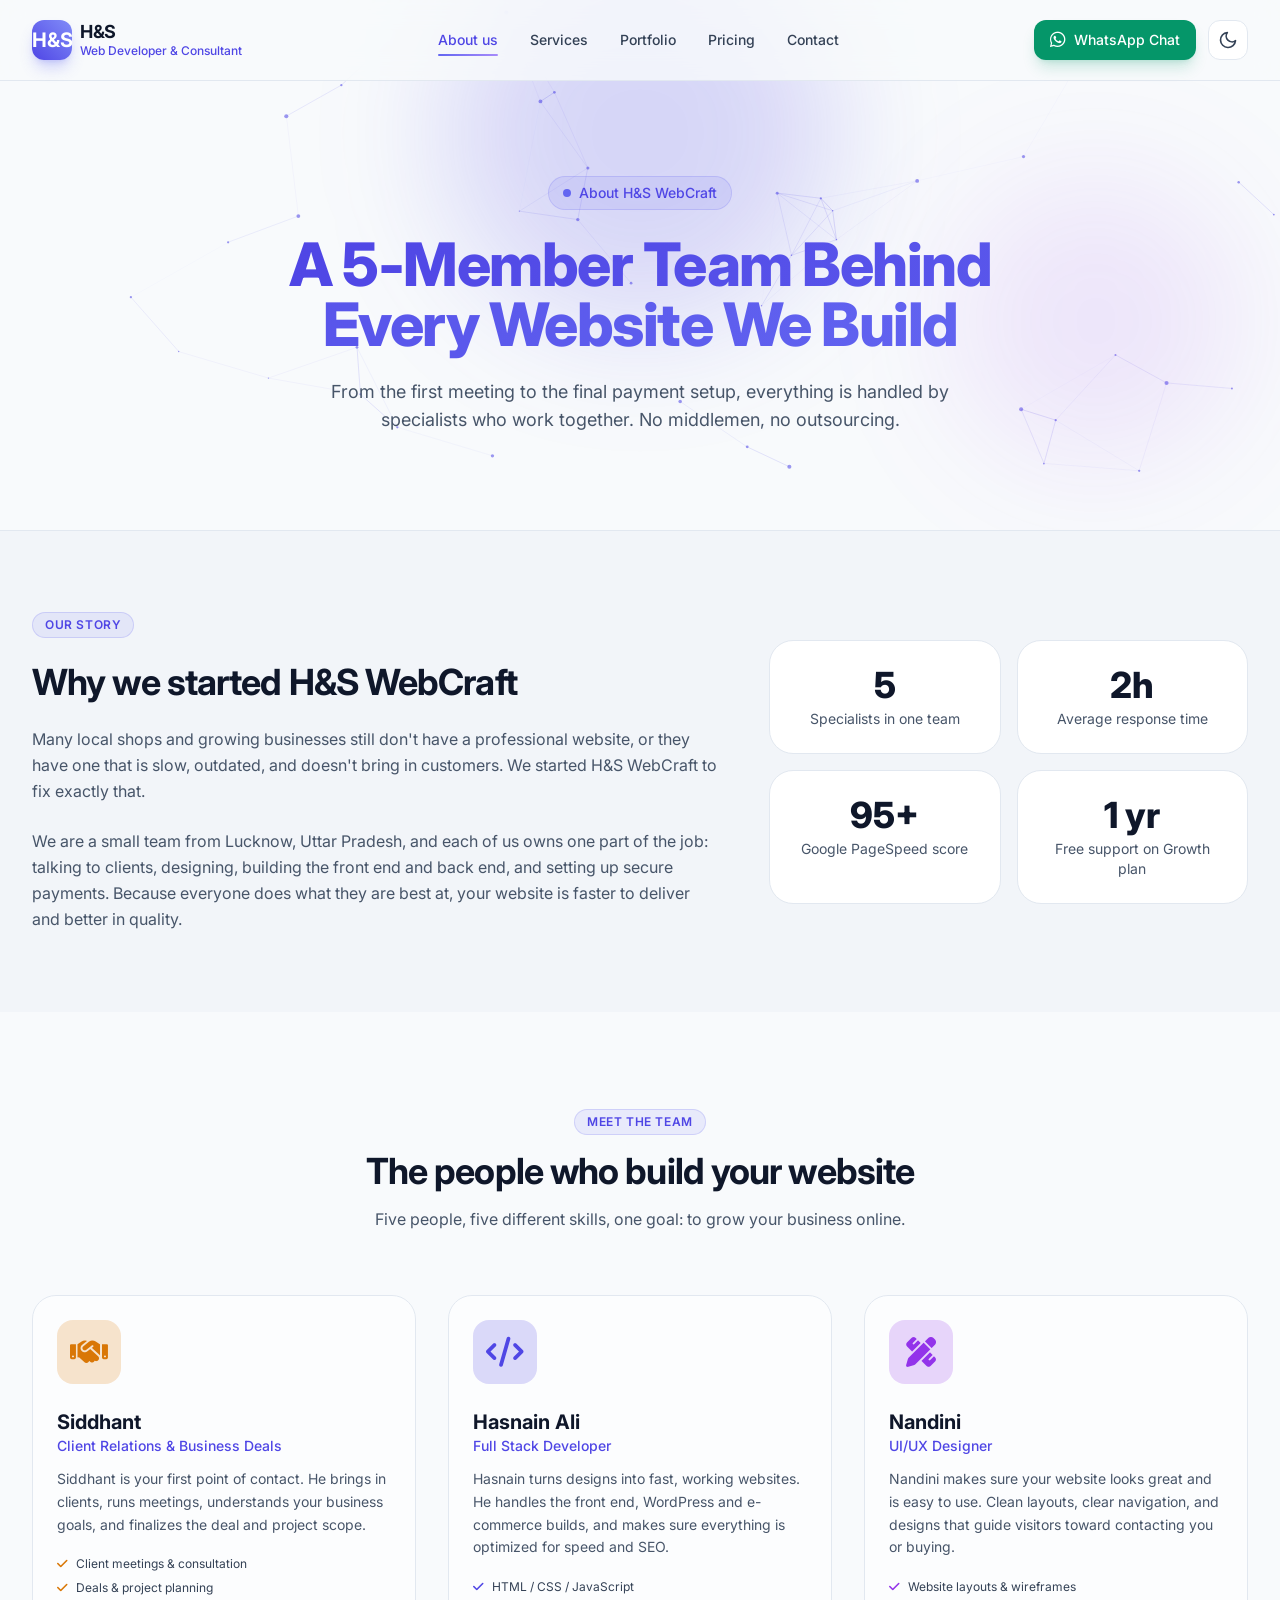
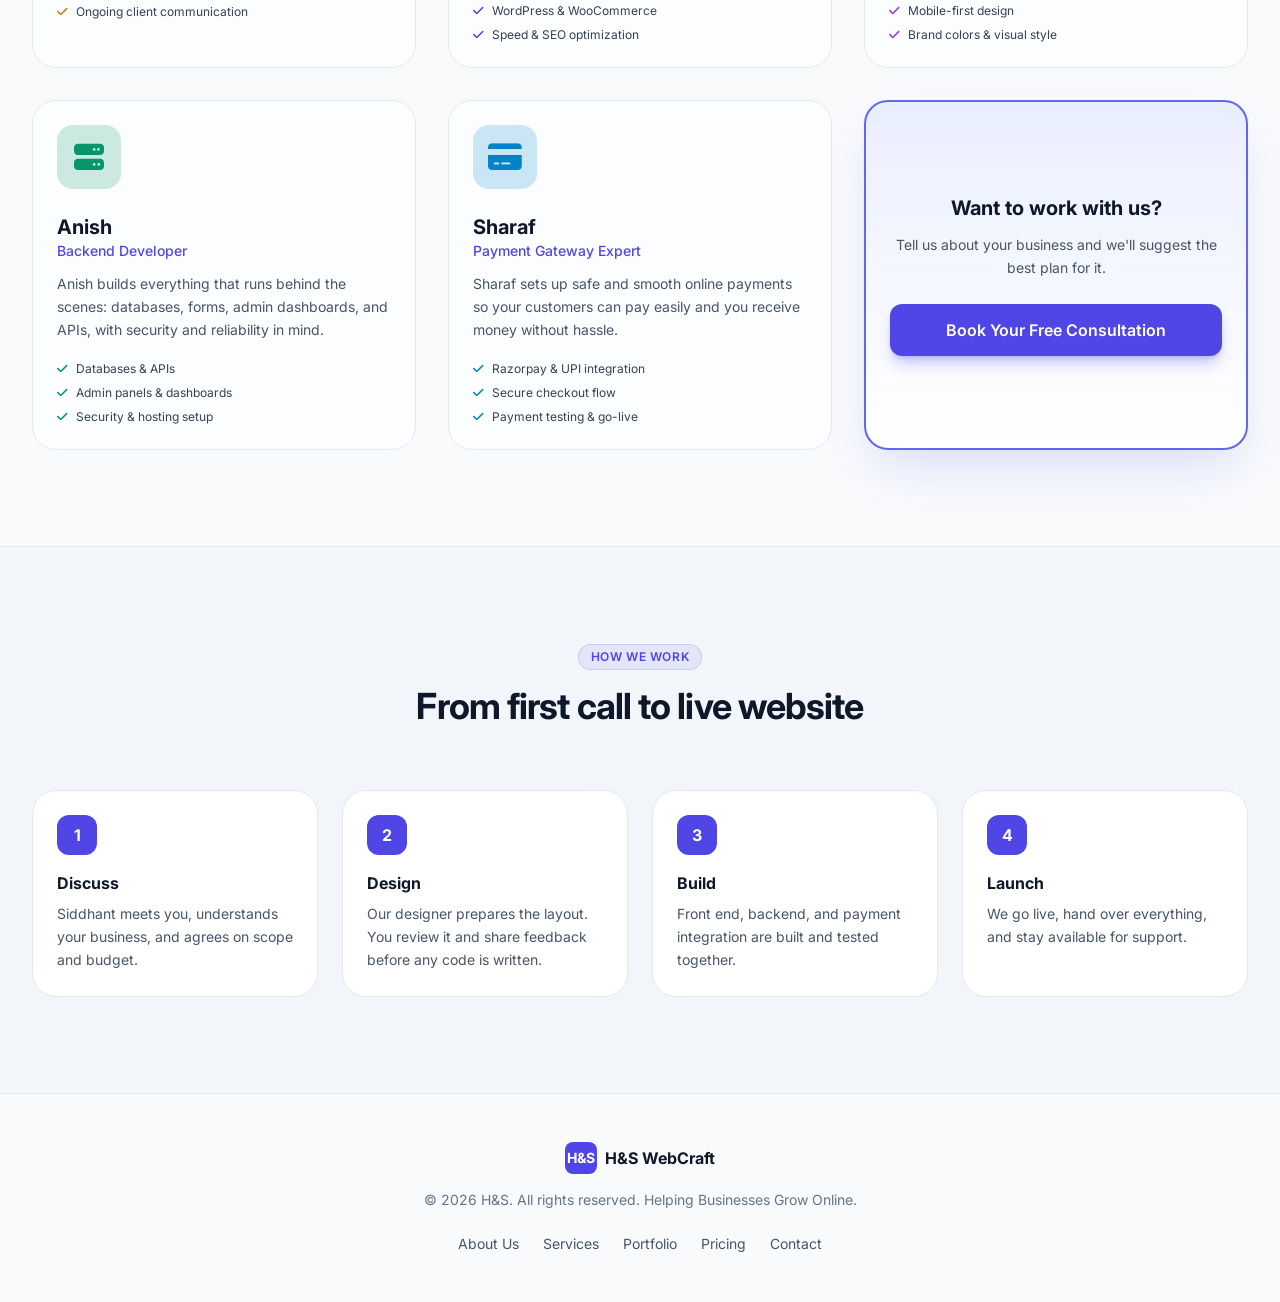
<file: about.html>
<!DOCTYPE html>
<html lang="en" class="scroll-smooth">
<head>
<meta charset="UTF-8">
<meta name="viewport" content="width=device-width, initial-scale=1.0">
<meta name="theme-color" content="#020617">
<script>(function(){var r=document.documentElement,t=null;try{t=localStorage.getItem('theme')}catch(e){}if(t!=='light'&&t!=='dark'){t=(window.matchMedia&&matchMedia('(prefers-color-scheme: light)').matches)?'light':'dark'}r.classList.add(t);r.setAttribute('data-theme',t)})();</script>
<title>About Us | H&S WebCraft</title>
<meta name="description" content="Meet the 5-member H&S WebCraft team: strategy, design, full stack development, backend and payments under one roof.">
<!-- Tailwind CSS (compiled) -->
<link rel="stylesheet" href="tailwind.css">
<link href="https://fonts.googleapis.com/css2?family=Inter:wght@300;400;500;600;700;800&display=swap" rel="stylesheet">
<link rel="stylesheet" href="https://cdnjs.cloudflare.com/ajax/libs/font-awesome/6.4.0/css/all.min.css">
<link rel="stylesheet" href="style.css">
</head>
<body class="bg-slate-950 text-slate-100 antialiased selection:bg-brand-500 selection:text-white">

<!-- Navigation Bar -->
<header class="fixed top-0 left-0 right-0 z-50 bg-slate-950/80 backdrop-blur-md border-b border-slate-800">
<div class="max-w-7xl mx-auto px-4 sm:px-6 lg:px-8 h-20 flex items-center justify-between">
    <a href="index.html" class="flex items-center gap-2 group">
        <div class="w-10 h-10 rounded-xl bg-gradient-to-tr from-brand-600 to-indigo-400 flex items-center justify-center font-bold text-xl text-white shadow-lg shadow-brand-500/30 group-hover:scale-105 transition-transform">
            H&S
        </div>
        <div class="flex flex-col">
            <span class="font-bold text-lg leading-tight tracking-tight">H&S</span>
            <span class="text-xs text-brand-400 font-medium">Web Developer & Consultant</span>
        </div>
    </a>

    <nav class="hidden md:flex items-center gap-8 font-medium text-sm text-slate-300">
        <a href="about.html" class="text-brand-400">About us</a>
        <a href="services.html" class="hover:text-brand-400 transition-colors">Services</a>
        <a href="index.html#portfolio" class="hover:text-brand-400 transition-colors">Portfolio</a>
        <a href="pricing.html" class="hover:text-brand-400 transition-colors">Pricing</a>
        <a href="contact.html" class="hover:text-brand-400 transition-colors">Contact</a>
    </nav>

    <div class="flex items-center gap-3">
    <div class="hidden sm:flex items-center gap-4">
        <a href="https://wa.me/917379439583?text=Hi! I’d like to enquire about your services. Please share the available options, pricing, and further details." target="_blank" class="flex items-center gap-2 bg-emerald-600 hover:bg-emerald-500 text-white px-4 py-2.5 rounded-xl font-medium text-sm transition-all shadow-lg shadow-emerald-600/20 active:scale-95">
            <i class="fa-brands fa-whatsapp text-lg"></i>
            <span>WhatsApp Chat</span>
        </a>
    </div>
    <button id="theme-toggle" type="button" class="theme-toggle" aria-label="Switch theme" title="Switch theme">
            <svg class="i-sun" viewBox="0 0 24 24" fill="none" stroke="currentColor" stroke-width="2" stroke-linecap="round" stroke-linejoin="round" aria-hidden="true">
                <circle cx="12" cy="12" r="4"/><path d="M12 2v2M12 20v2M4.93 4.93l1.41 1.41M17.66 17.66l1.41 1.41M2 12h2M20 12h2M4.93 19.07l1.41-1.41M17.66 6.34l1.41-1.41"/>
            </svg>
            <svg class="i-moon" viewBox="0 0 24 24" fill="none" stroke="currentColor" stroke-width="2" stroke-linecap="round" stroke-linejoin="round" aria-hidden="true">
                <path d="M21 12.79A9 9 0 1 1 11.21 3 7 7 0 0 0 21 12.79z"/>
            </svg>
        </button>
    <button id="mobile-menu-btn" class="md:hidden text-slate-300 hover:text-white p-2" aria-label="Open menu">
        <i class="fa-solid fa-bars text-xl"></i>
    </button>
</div>
</div>

<div id="mobile-menu" class="hidden md:hidden bg-slate-900 border-b border-slate-800 px-6 py-4 space-y-3">
    <a href="about.html" class="block text-brand-400 py-1">About us</a>
    <a href="services.html" class="block text-slate-300 hover:text-brand-400 py-1">Services</a>
    <a href="index.html#portfolio" class="block text-slate-300 hover:text-brand-400 py-1">Portfolio</a>
    <a href="pricing.html" class="block text-slate-300 hover:text-brand-400 py-1">Pricing</a>
    <a href="contact.html" class="block text-slate-300 hover:text-brand-400 py-1">Contact</a>
    <div class="pt-2">
        <a href="https://wa.me/917379439583" target="_blank" class="flex items-center justify-center gap-2 bg-emerald-600 text-white w-full py-2.5 rounded-xl font-medium">
            <i class="fa-brands fa-whatsapp"></i> WhatsApp Direct
        </a>
    </div>
</div>
</header>

<!-- Page Hero -->
<section class="relative pt-32 pb-16 md:pt-44 md:pb-24 overflow-hidden">
    <div class="absolute top-1/4 left-1/2 -translate-x-1/2 -translate-y-1/2 w-96 h-96 bg-brand-600/20 rounded-full blur-3xl pointer-events-none"></div>
    <div class="absolute top-1/3 right-10 w-72 h-72 bg-purple-600/10 rounded-full blur-3xl pointer-events-none"></div>

    <div class="max-w-4xl mx-auto px-4 sm:px-6 lg:px-8 relative z-10 text-center space-y-6">
        <div class="inline-flex items-center gap-2 bg-brand-500/10 border border-brand-500/20 px-3.5 py-1.5 rounded-full text-brand-400 text-xs sm:text-sm font-medium">
            <span class="w-2 h-2 rounded-full bg-brand-500 animate-pulse"></span>
            <span>About H&S WebCraft</span>
        </div>
        <h1 class="text-4xl sm:text-5xl lg:text-6xl font-extrabold tracking-tight leading-tight">
            <span class="bg-gradient-to-r from-brand-400 via-indigo-300 to-purple-400 bg-clip-text text-transparent">
                A 5-Member Team Behind Every Website We Build
            </span>
        </h1>
        <p class="text-base sm:text-lg text-slate-400 max-w-2xl mx-auto">
            From the first meeting to the final payment setup, everything is handled by specialists who work together. No middlemen, no outsourcing.
        </p>
    </div>
</section>

<!-- Our Story -->
<section class="py-20 bg-slate-900/50 border-t border-slate-900">
    <div class="max-w-7xl mx-auto px-4 sm:px-6 lg:px-8">
        <div class="grid grid-cols-1 lg:grid-cols-12 gap-12 items-center">
            <div class="lg:col-span-7 space-y-6">
                <div class="inline-flex items-center gap-2 bg-brand-500/10 border border-brand-500/20 px-3 py-1 rounded-full text-brand-400 text-xs font-semibold uppercase tracking-wider">
                    Our Story
                </div>
                <h2 class="text-3xl sm:text-4xl font-bold tracking-tight text-white">
                    Why we started H&S WebCraft
                </h2>
                <p class="text-slate-400 leading-relaxed">
                    Many local shops and growing businesses still don't have a professional website, or they have one that is slow, outdated, and doesn't bring in customers. We started H&S WebCraft to fix exactly that.
                </p>
                <p class="text-slate-400 leading-relaxed">
                    We are a small team from Lucknow, Uttar Pradesh, and each of us owns one part of the job: talking to clients, designing, building the front end and back end, and setting up secure payments. Because everyone does what they are best at, your website is faster to deliver and better in quality.
                </p>
            </div>

            <div class="lg:col-span-5 grid grid-cols-2 gap-4">
                <div class="bg-slate-900 border border-slate-800 rounded-3xl p-6 text-center">
                    <div class="text-4xl font-extrabold text-white">5</div>
                    <p class="text-slate-400 text-sm mt-1">Specialists in one team</p>
                </div>
                <div class="bg-slate-900 border border-slate-800 rounded-3xl p-6 text-center">
                    <div class="text-4xl font-extrabold text-white">2h</div>
                    <p class="text-slate-400 text-sm mt-1">Average response time</p>
                </div>
                <div class="bg-slate-900 border border-slate-800 rounded-3xl p-6 text-center">
                    <div class="text-4xl font-extrabold text-white">95+</div>
                    <p class="text-slate-400 text-sm mt-1">Google PageSpeed score</p>
                </div>
                <div class="bg-slate-900 border border-slate-800 rounded-3xl p-6 text-center">
                    <div class="text-4xl font-extrabold text-white">1 yr</div>
                    <p class="text-slate-400 text-sm mt-1">Free support on Growth plan</p>
                </div>
            </div>
        </div>
    </div>
</section>

<!-- Team Section -->
<section id="team" class="py-24 relative">
    <div class="max-w-7xl mx-auto px-4 sm:px-6 lg:px-8">
        <div class="text-center max-w-3xl mx-auto space-y-4 mb-16">
            <div class="inline-flex items-center gap-2 bg-brand-500/10 border border-brand-500/20 px-3 py-1 rounded-full text-brand-400 text-xs font-semibold uppercase tracking-wider">
                Meet the Team
            </div>
            <h2 class="text-3xl sm:text-4xl font-bold tracking-tight text-white">
                The people who build your website
            </h2>
            <p class="text-slate-400">
                Five people, five different skills, one goal: to grow your business online.
            </p>
        </div>

        <div class="grid grid-cols-1 md:grid-cols-2 lg:grid-cols-3 gap-8">

            <!-- Siddhant -->
            <div class="bg-slate-900/60 border border-slate-800 rounded-3xl p-6 hover:border-brand-500/50 transition-all group">
                <div class="w-16 h-16 rounded-2xl bg-amber-600/20 text-amber-400 flex items-center justify-center text-3xl mb-6 group-hover:scale-110 transition-transform">
                    <i class="fa-solid fa-handshake"></i>
                </div>
                <h3 class="text-xl font-bold text-white">Siddhant</h3>
                <p class="text-sm text-brand-400 font-medium mb-3">Client Relations & Business Deals</p>
                <p class="text-slate-400 text-sm leading-relaxed mb-5">
                    Siddhant is your first point of contact. He brings in clients, runs meetings, understands your business goals, and finalizes the deal and project scope.
                </p>
                <ul class="space-y-2 text-xs text-slate-300">
                    <li class="flex items-center gap-2"><i class="fa-solid fa-check text-amber-400"></i> Client meetings & consultation</li>
                    <li class="flex items-center gap-2"><i class="fa-solid fa-check text-amber-400"></i> Deals & project planning</li>
                    <li class="flex items-center gap-2"><i class="fa-solid fa-check text-amber-400"></i> Ongoing client communication</li>
                </ul>
            </div>

            <!-- Hasnain -->
            <div class="bg-slate-900/60 border border-slate-800 rounded-3xl p-6 hover:border-brand-500/50 transition-all group">
                <div class="w-16 h-16 rounded-2xl bg-brand-600/20 text-brand-400 flex items-center justify-center text-3xl mb-6 group-hover:scale-110 transition-transform">
                    <i class="fa-solid fa-code"></i>
                </div>
                <h3 class="text-xl font-bold text-white">Hasnain Ali</h3>
                <p class="text-sm text-brand-400 font-medium mb-3">Full Stack Developer</p>
                <p class="text-slate-400 text-sm leading-relaxed mb-5">
                    Hasnain turns designs into fast, working websites. He handles the front end, WordPress and e-commerce builds, and makes sure everything is optimized for speed and SEO.
                </p>
                <ul class="space-y-2 text-xs text-slate-300">
                    <li class="flex items-center gap-2"><i class="fa-solid fa-check text-brand-400"></i> HTML / CSS / JavaScript</li>
                    <li class="flex items-center gap-2"><i class="fa-solid fa-check text-brand-400"></i> WordPress & WooCommerce</li>
                    <li class="flex items-center gap-2"><i class="fa-solid fa-check text-brand-400"></i> Speed & SEO optimization</li>
                </ul>
            </div>

            <!-- UI/UX Designer -->
            <div class="bg-slate-900/60 border border-slate-800 rounded-3xl p-6 hover:border-brand-500/50 transition-all group">
                <div class="w-16 h-16 rounded-2xl bg-purple-600/20 text-purple-400 flex items-center justify-center text-3xl mb-6 group-hover:scale-110 transition-transform">
                    <i class="fa-solid fa-pen-ruler"></i>
                </div>
                <h3 class="text-xl font-bold text-white">Nandini</h3>
                <p class="text-sm text-brand-400 font-medium mb-3">UI/UX Designer</p>
                <p class="text-slate-400 text-sm leading-relaxed mb-5">
                    Nandini makes sure your website looks great and is easy to use. Clean layouts, clear navigation, and designs that guide visitors toward contacting you or buying.
                </p>
                <ul class="space-y-2 text-xs text-slate-300">
                    <li class="flex items-center gap-2"><i class="fa-solid fa-check text-purple-400"></i> Website layouts & wireframes</li>
                    <li class="flex items-center gap-2"><i class="fa-solid fa-check text-purple-400"></i> Mobile-first design</li>
                    <li class="flex items-center gap-2"><i class="fa-solid fa-check text-purple-400"></i> Brand colors & visual style</li>
                </ul>
            </div>

            <!-- Backend Developer -->
            <div class="bg-slate-900/60 border border-slate-800 rounded-3xl p-6 hover:border-brand-500/50 transition-all group">
                <div class="w-16 h-16 rounded-2xl bg-emerald-600/20 text-emerald-400 flex items-center justify-center text-3xl mb-6 group-hover:scale-110 transition-transform">
                    <i class="fa-solid fa-server"></i>
                </div>
                <h3 class="text-xl font-bold text-white">Anish</h3>
                <p class="text-sm text-brand-400 font-medium mb-3">Backend Developer</p>
                <p class="text-slate-400 text-sm leading-relaxed mb-5">
                    Anish builds everything that runs behind the scenes: databases, forms, admin dashboards, and APIs, with security and reliability in mind.
                </p>
                <ul class="space-y-2 text-xs text-slate-300">
                    <li class="flex items-center gap-2"><i class="fa-solid fa-check text-emerald-400"></i> Databases & APIs</li>
                    <li class="flex items-center gap-2"><i class="fa-solid fa-check text-emerald-400"></i> Admin panels & dashboards</li>
                    <li class="flex items-center gap-2"><i class="fa-solid fa-check text-emerald-400"></i> Security & hosting setup</li>
                </ul>
            </div>

            <!-- Payment Gateway Expert -->
            <div class="bg-slate-900/60 border border-slate-800 rounded-3xl p-6 hover:border-brand-500/50 transition-all group">
                <div class="w-16 h-16 rounded-2xl bg-sky-600/20 text-sky-400 flex items-center justify-center text-3xl mb-6 group-hover:scale-110 transition-transform">
                    <i class="fa-solid fa-credit-card"></i>
                </div>
                <h3 class="text-xl font-bold text-white">Sharaf</h3>
                <p class="text-sm text-brand-400 font-medium mb-3">Payment Gateway Expert</p>
                <p class="text-slate-400 text-sm leading-relaxed mb-5">
                    Sharaf sets up safe and smooth online payments so your customers can pay easily and you receive money without hassle.
                </p>
                <ul class="space-y-2 text-xs text-slate-300">
                    <li class="flex items-center gap-2"><i class="fa-solid fa-check text-sky-400"></i> Razorpay & UPI integration</li>
                    <li class="flex items-center gap-2"><i class="fa-solid fa-check text-sky-400"></i> Secure checkout flow</li>
                    <li class="flex items-center gap-2"><i class="fa-solid fa-check text-sky-400"></i> Payment testing & go-live</li>
                </ul>
            </div>

            <!-- Join / CTA card -->
            <div class="bg-gradient-to-b from-brand-950/60 to-slate-900 border-2 border-brand-500 rounded-3xl p-6 flex flex-col justify-center text-center shadow-2xl shadow-brand-500/20">
                <h3 class="text-xl font-bold text-white mb-3">Want to work with us?</h3>
                <p class="text-slate-400 text-sm leading-relaxed mb-6">
                    Tell us about your business and we'll suggest the best plan for it.
                </p>
                <a href="contact.html" class="block w-full bg-brand-600 hover:bg-brand-500 text-white font-semibold py-3.5 rounded-xl transition-all shadow-lg shadow-brand-600/30">
                    Book Your Free Consultation
                </a>
            </div>

        </div>
    </div>
</section>

<!-- How We Work -->
<section class="py-24 bg-slate-900/50 border-t border-slate-900">
    <div class="max-w-7xl mx-auto px-4 sm:px-6 lg:px-8">
        <div class="text-center max-w-3xl mx-auto space-y-4 mb-16">
            <div class="inline-flex items-center gap-2 bg-brand-500/10 border border-brand-500/20 px-3 py-1 rounded-full text-brand-400 text-xs font-semibold uppercase tracking-wider">
                How We Work
            </div>
            <h2 class="text-3xl sm:text-4xl font-bold tracking-tight text-white">
                From first call to live website
            </h2>
        </div>

        <div class="grid grid-cols-1 md:grid-cols-2 lg:grid-cols-4 gap-6">
            <div class="bg-slate-900 border border-slate-800 rounded-3xl p-6">
                <div class="w-10 h-10 rounded-xl bg-brand-600 text-white flex items-center justify-center font-bold mb-4">1</div>
                <h3 class="font-bold text-white mb-2">Discuss</h3>
                <p class="text-slate-400 text-sm leading-relaxed">Siddhant meets you, understands your business, and agrees on scope and budget.</p>
            </div>
            <div class="bg-slate-900 border border-slate-800 rounded-3xl p-6">
                <div class="w-10 h-10 rounded-xl bg-brand-600 text-white flex items-center justify-center font-bold mb-4">2</div>
                <h3 class="font-bold text-white mb-2">Design</h3>
                <p class="text-slate-400 text-sm leading-relaxed">Our designer prepares the layout. You review it and share feedback before any code is written.</p>
            </div>
            <div class="bg-slate-900 border border-slate-800 rounded-3xl p-6">
                <div class="w-10 h-10 rounded-xl bg-brand-600 text-white flex items-center justify-center font-bold mb-4">3</div>
                <h3 class="font-bold text-white mb-2">Build</h3>
                <p class="text-slate-400 text-sm leading-relaxed">Front end, backend, and payment integration are built and tested together.</p>
            </div>
            <div class="bg-slate-900 border border-slate-800 rounded-3xl p-6">
                <div class="w-10 h-10 rounded-xl bg-brand-600 text-white flex items-center justify-center font-bold mb-4">4</div>
                <h3 class="font-bold text-white mb-2">Launch</h3>
                <p class="text-slate-400 text-sm leading-relaxed">We go live, hand over everything, and stay available for support.</p>
            </div>
        </div>
    </div>
</section>

<!-- Footer -->
<footer class="bg-slate-950 border-t border-slate-900 py-12 text-center text-slate-500 text-sm">
    <div class="max-w-7xl mx-auto px-4 sm:px-6 lg:px-8 space-y-4">
        <div class="flex items-center justify-center gap-2">
            <div class="w-8 h-8 rounded-lg bg-brand-600 text-white flex items-center justify-center font-bold text-sm">
                H&S
            </div>
            <span class="font-bold text-white text-base">H&S WebCraft</span>
        </div>
        <p>© 2026 H&S. All rights reserved. Helping Businesses Grow Online.</p>
        <div class="flex items-center justify-center gap-6 text-slate-400 pt-2">
            <a href="about.html" class="hover:text-white transition-colors">About Us</a>
            <a href="services.html" class="hover:text-white transition-colors">Services</a>
            <a href="index.html#portfolio" class="hover:text-white transition-colors">Portfolio</a>
            <a href="pricing.html" class="hover:text-white transition-colors">Pricing</a>
            <a href="contact.html" class="hover:text-white transition-colors">Contact</a>
        </div>
    </div>
</footer>

<script src="script.js"></script>
</body>
</html>
</file>
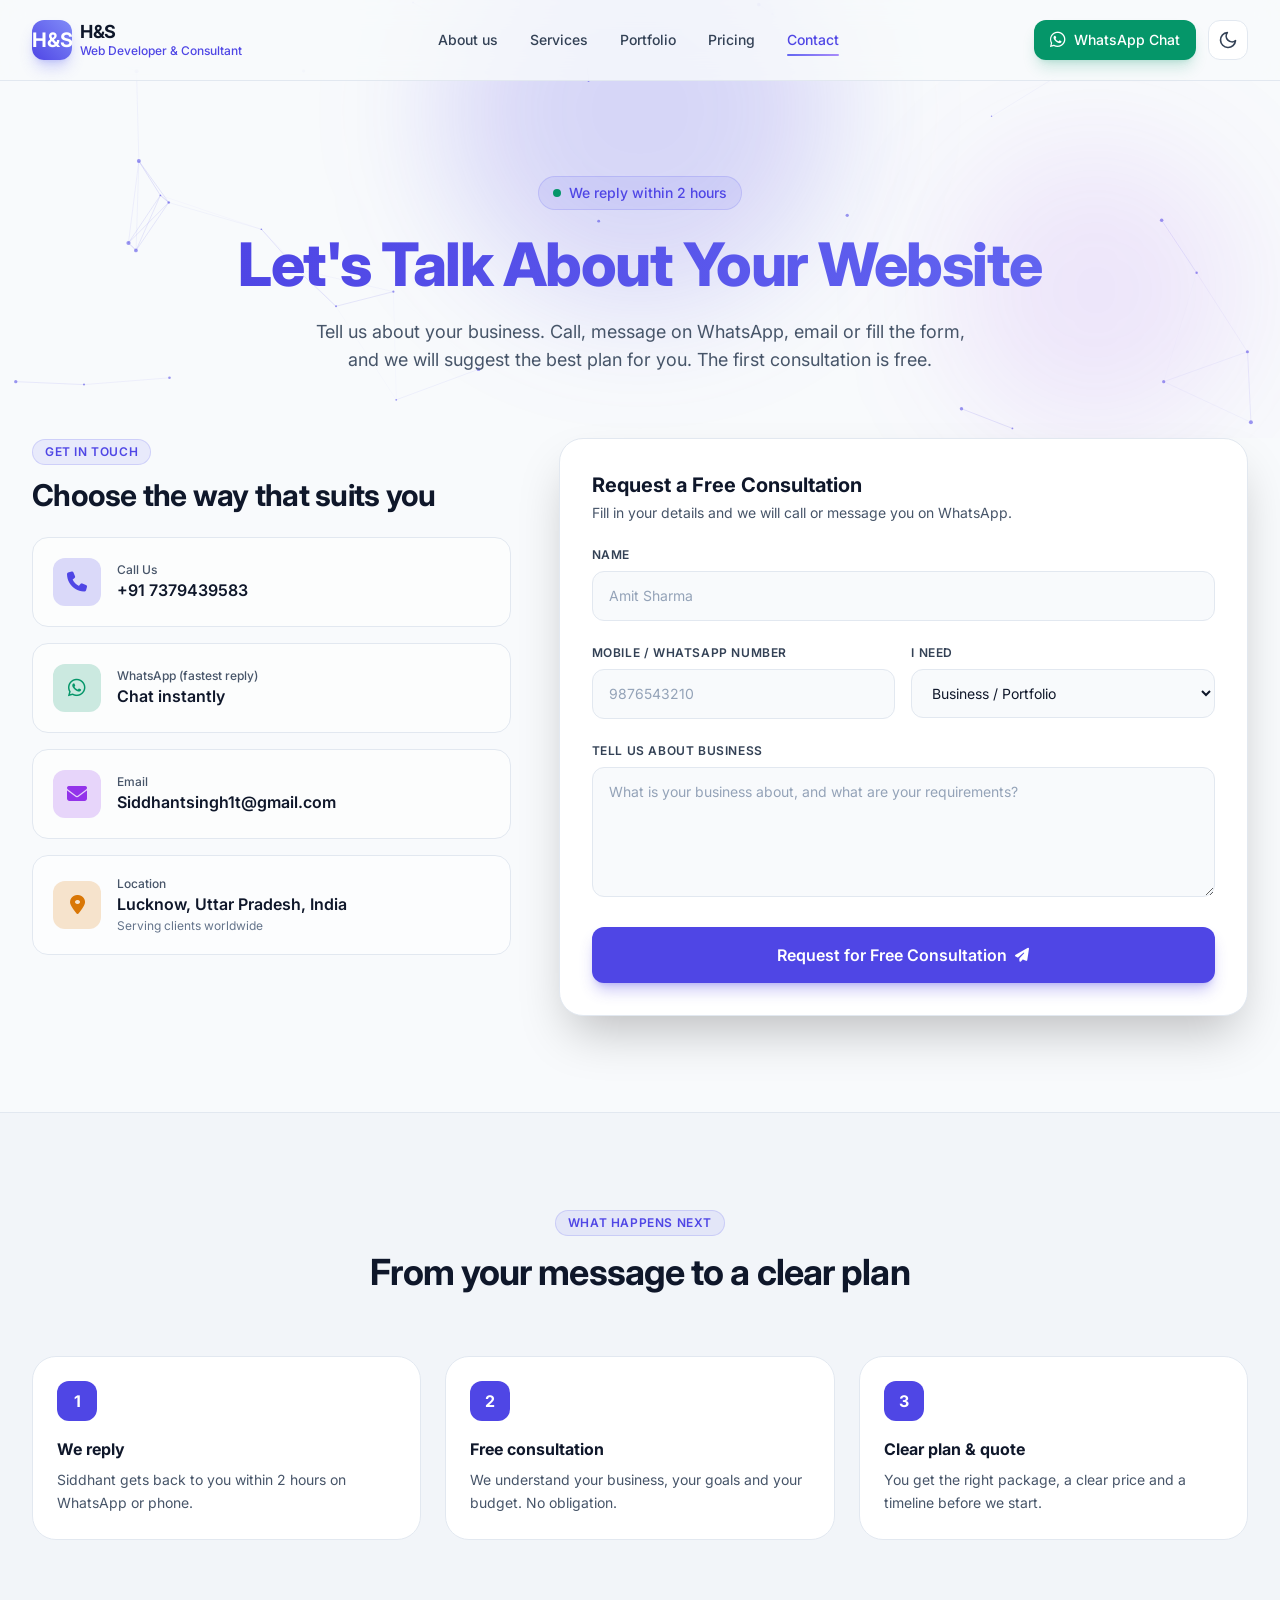
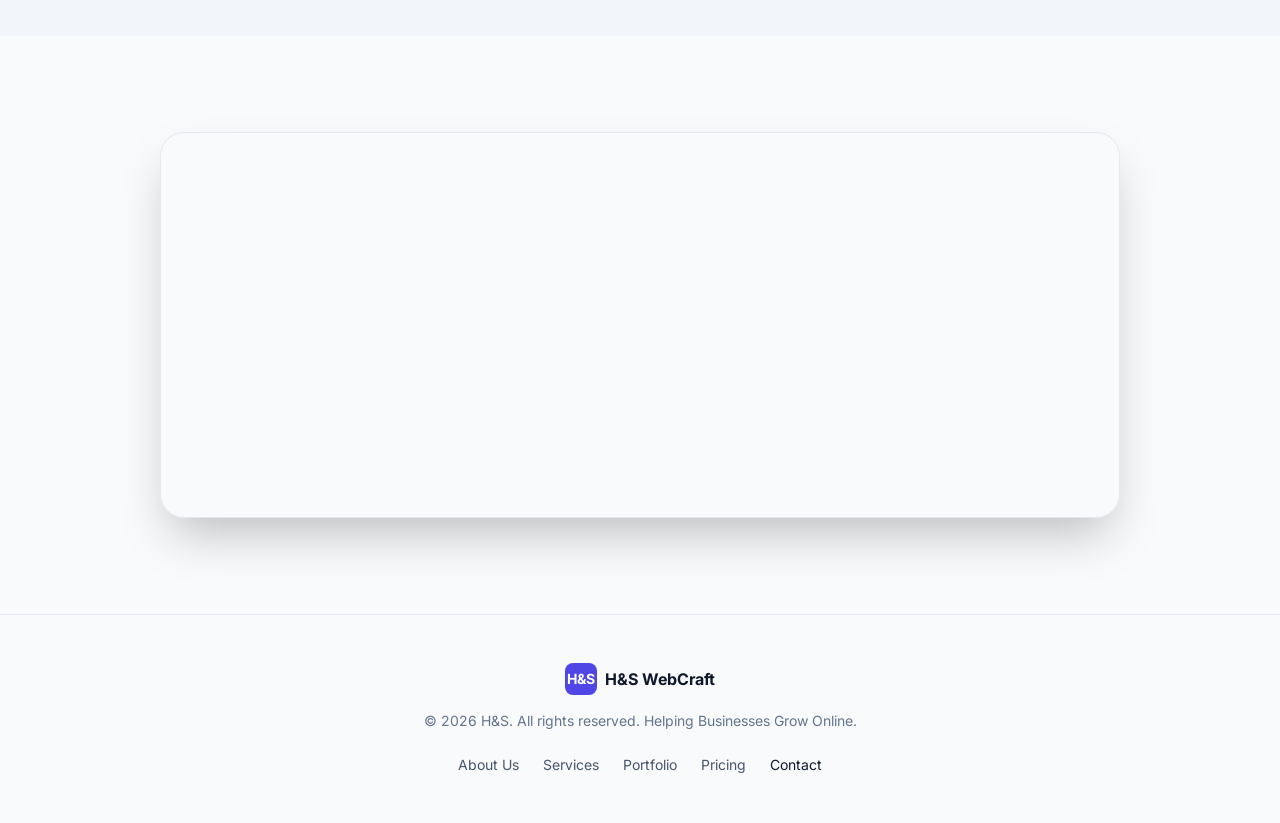
<file: contact.html>
<!DOCTYPE html>
<html lang="en" class="scroll-smooth">
<head>
<meta charset="UTF-8">
<meta name="viewport" content="width=device-width, initial-scale=1.0">
<meta name="theme-color" content="#020617">
<script>(function(){var r=document.documentElement,t=null;try{t=localStorage.getItem('theme')}catch(e){}if(t!=='light'&&t!=='dark'){t=(window.matchMedia&&matchMedia('(prefers-color-scheme: light)').matches)?'light':'dark'}r.classList.add(t);r.setAttribute('data-theme',t)})();</script>
<title>Contact Us | H&S WebCraft</title>
<meta name="description" content="Contact H&S WebCraft for a free consultation. Call, WhatsApp, email or fill the form and we will reply within 2 hours.">
<!-- Tailwind CSS (compiled) -->
<link rel="stylesheet" href="tailwind.css">
<link href="https://fonts.googleapis.com/css2?family=Inter:wght@300;400;500;600;700;800&display=swap" rel="stylesheet">
<link rel="stylesheet" href="https://cdnjs.cloudflare.com/ajax/libs/font-awesome/6.4.0/css/all.min.css">
<link rel="stylesheet" href="style.css">
</head>
<body class="bg-slate-950 text-slate-100 antialiased selection:bg-brand-500 selection:text-white">

<!-- Navigation Bar -->
<header class="fixed top-0 left-0 right-0 z-50 bg-slate-950/80 backdrop-blur-md border-b border-slate-800">
<div class="max-w-7xl mx-auto px-4 sm:px-6 lg:px-8 h-20 flex items-center justify-between">
    <a href="index.html" class="flex items-center gap-2 group">
        <div class="w-10 h-10 rounded-xl bg-gradient-to-tr from-brand-600 to-indigo-400 flex items-center justify-center font-bold text-xl text-white shadow-lg shadow-brand-500/30 group-hover:scale-105 transition-transform">
            H&S
        </div>
        <div class="flex flex-col">
            <span class="font-bold text-lg leading-tight tracking-tight">H&S</span>
            <span class="text-xs text-brand-400 font-medium">Web Developer & Consultant</span>
        </div>
    </a>

    <nav class="hidden md:flex items-center gap-8 font-medium text-sm text-slate-300">
        <a href="about.html" class="hover:text-brand-400 transition-colors">About us</a>
        <a href="services.html" class="hover:text-brand-400 transition-colors">Services</a>
        <a href="index.html#portfolio" class="hover:text-brand-400 transition-colors">Portfolio</a>
        <a href="pricing.html" class="hover:text-brand-400 transition-colors">Pricing</a>
        <a href="contact.html" class="text-brand-400">Contact</a>
    </nav>

    <div class="flex items-center gap-3">
    <div class="hidden sm:flex items-center gap-4">
        <a href="https://wa.me/917379439583?text=Hi! I’d like to enquire about your services. Please share the available options, pricing, and further details." target="_blank" class="flex items-center gap-2 bg-emerald-600 hover:bg-emerald-500 text-white px-4 py-2.5 rounded-xl font-medium text-sm transition-all shadow-lg shadow-emerald-600/20 active:scale-95">
            <i class="fa-brands fa-whatsapp text-lg"></i>
            <span>WhatsApp Chat</span>
        </a>
    </div>
    <button id="theme-toggle" type="button" class="theme-toggle" aria-label="Switch theme" title="Switch theme">
            <svg class="i-sun" viewBox="0 0 24 24" fill="none" stroke="currentColor" stroke-width="2" stroke-linecap="round" stroke-linejoin="round" aria-hidden="true"><circle cx="12" cy="12" r="4"/><path d="M12 2v2M12 20v2M4.93 4.93l1.41 1.41M17.66 17.66l1.41 1.41M2 12h2M20 12h2M4.93 19.07l1.41-1.41M17.66 6.34l1.41-1.41"/></svg>
            <svg class="i-moon" viewBox="0 0 24 24" fill="none" stroke="currentColor" stroke-width="2" stroke-linecap="round" stroke-linejoin="round" aria-hidden="true"><path d="M21 12.79A9 9 0 1 1 11.21 3 7 7 0 0 0 21 12.79z"/></svg>
        </button>
    <button id="mobile-menu-btn" class="md:hidden text-slate-300 hover:text-white p-2" aria-label="Open menu">
        <i class="fa-solid fa-bars text-xl"></i>
    </button>
</div>
</div>

<div id="mobile-menu" class="hidden md:hidden bg-slate-900 border-b border-slate-800 px-6 py-4 space-y-3">
    <a href="about.html" class="block text-slate-300 hover:text-brand-400 py-1">About us</a>
    <a href="services.html" class="block text-slate-300 hover:text-brand-400 py-1">Services</a>
    <a href="index.html#portfolio" class="block text-slate-300 hover:text-brand-400 py-1">Portfolio</a>
    <a href="pricing.html" class="block text-slate-300 hover:text-brand-400 py-1">Pricing</a>
    <a href="contact.html" class="block text-brand-400 py-1">Contact</a>
    <div class="pt-2">
        <a href="https://wa.me/917379439583" target="_blank" class="flex items-center justify-center gap-2 bg-emerald-600 text-white w-full py-2.5 rounded-xl font-medium">
            <i class="fa-brands fa-whatsapp"></i> WhatsApp Direct
        </a>
    </div>
</div>
</header>

<!-- Page Hero -->
<section class="relative pt-32 pb-12 md:pt-44 md:pb-16 overflow-hidden">
    <div class="absolute top-1/4 left-1/2 -translate-x-1/2 -translate-y-1/2 w-96 h-96 bg-brand-600/20 rounded-full blur-3xl pointer-events-none">
    </div>
    <div class="absolute top-1/3 right-10 w-72 h-72 bg-purple-600/10 rounded-full blur-3xl pointer-events-none">
    </div>

    <div class="max-w-4xl mx-auto px-4 sm:px-6 lg:px-8 relative z-10 text-center space-y-6">
        <div class="inline-flex items-center gap-2 bg-brand-500/10 border border-brand-500/20 px-3.5 py-1.5 rounded-full text-brand-400 text-xs sm:text-sm font-medium">
            <span class="w-2 h-2 rounded-full bg-emerald-400 animate-pulse"></span>
            <span>We reply within 2 hours</span>
        </div>
        <h1 class="text-4xl sm:text-5xl lg:text-6xl font-extrabold tracking-tight leading-tight">
            <span class="bg-gradient-to-r from-brand-400 via-indigo-300 to-purple-400 bg-clip-text text-transparent">
                Let's Talk About Your Website
            </span>
        </h1>
        <p class="text-base sm:text-lg text-slate-400 max-w-2xl mx-auto">
            Tell us about your business. Call, message on WhatsApp, email or fill the form, and we will suggest the best plan for you. The first consultation is free.
        </p>
    </div>
</section>

<!-- Contact Info + Form -->
<section class="pb-24 relative">
    <div class="max-w-7xl mx-auto px-4 sm:px-6 lg:px-8">
        <div class="grid grid-cols-1 lg:grid-cols-12 gap-12 items-start">

            <!-- Left: contact methods -->
            <div class="lg:col-span-5 space-y-6">
                <div class="space-y-3">
                    <div class="inline-flex items-center gap-2 bg-brand-500/10 border border-brand-500/20 px-3 py-1 rounded-full text-brand-400 text-xs font-semibold uppercase tracking-wider">
                        Get in Touch
                    </div>
                    <h2 class="text-3xl font-bold tracking-tight text-white">Choose the way that suits you</h2>
                </div>

                <div class="grid grid-cols-1 gap-4">
                    <a href="tel:+917379439583" class="bg-slate-900/60 border border-slate-800 rounded-2xl p-5 flex items-center gap-4 hover:border-brand-500/50 transition-all group">
                        <div class="w-12 h-12 rounded-xl bg-brand-600/20 text-brand-400 flex items-center justify-center text-xl flex-shrink-0">
                            <i class="fa-solid fa-phone"></i>
                        </div>
                        <div>
                            <h4 class="text-xs text-slate-400 font-medium">Call Us</h4>
                            <p class="text-white font-semibold">+91 7379439583</p>
                        </div>
                    </a>

                    <a href="https://wa.me/917379439583?text=Hi! I’d like to enquire about your services. Please share the available options, pricing, and further details." target="_blank" class="bg-slate-900/60 border border-slate-800 rounded-2xl p-5 flex items-center gap-4 hover:border-emerald-500/50 transition-all group">
                        <div class="w-12 h-12 rounded-xl bg-emerald-600/20 text-emerald-400 flex items-center justify-center text-xl flex-shrink-0">
                            <i class="fa-brands fa-whatsapp"></i>
                        </div>
                        <div>
                            <h4 class="text-xs text-slate-400 font-medium">WhatsApp (fastest reply)</h4>
                            <p class="text-white font-semibold">Chat instantly</p>
                        </div>
                    </a>

                    <a href="mailto:hello@hnswebcraft.live" class="bg-slate-900/60 border border-slate-800 rounded-2xl p-5 flex items-center gap-4 hover:border-purple-500/50 transition-all group">
                        <div class="w-12 h-12 rounded-xl bg-purple-600/20 text-purple-400 flex items-center justify-center text-xl flex-shrink-0">
                            <i class="fa-solid fa-envelope"></i>
                        </div>
                        <div>
                            <h4 class="text-xs text-slate-400 font-medium">Email</h4>
                            <p class="text-white font-semibold">Siddhantsingh1t@gmail.com</p>
                        </div>
                    </a>

                    <div class="bg-slate-900/60 border border-slate-800 rounded-2xl p-5 flex items-center gap-4">
                        <div class="w-12 h-12 rounded-xl bg-amber-600/20 text-amber-400 flex items-center justify-center text-xl flex-shrink-0">
                            <i class="fa-solid fa-location-dot"></i>
                        </div>
                        <div>
                            <h4 class="text-xs text-slate-400 font-medium">Location</h4>
                            <p class="text-white font-semibold">Lucknow, Uttar Pradesh, India</p>
                            <p class="text-xs text-slate-500 mt-0.5">Serving clients worldwide</p>
                        </div>
                    </div>
                </div>
            </div>

            <!-- Right: form -->
            <div class="lg:col-span-7">
                <div class="bg-slate-900 border border-slate-800 rounded-3xl p-8 shadow-2xl relative">
                    <form id="leadForm" onsubmit="handleFormSubmit(event)" class="space-y-6">
                        <div>
                            <h3 class="text-xl font-bold text-white">Request a Free Consultation</h3>
                            <p class="text-slate-400 text-sm mt-1">Fill in your details and we will call or message you on WhatsApp.</p>
                        </div>

                        <div>
                            <label for="clientName" class="block text-xs font-semibold text-slate-300 uppercase tracking-wider mb-2">Name</label>
                            <input type="text" id="clientName" required placeholder="Amit Sharma" class="w-full bg-slate-950 border border-slate-800 rounded-xl px-4 py-3.5 text-white placeholder-slate-600 focus:outline-none focus:border-brand-500 text-sm">
                        </div>

                        <div class="grid grid-cols-1 sm:grid-cols-2 gap-4">
                            <div>
                                <label for="clientPhone" class="block text-xs font-semibold text-slate-300 uppercase tracking-wider mb-2">Mobile / WhatsApp Number</label>
                                <input type="tel" id="clientPhone" required placeholder="9876543210" class="w-full bg-slate-950 border border-slate-800 rounded-xl px-4 py-3.5 text-white placeholder-slate-600 focus:outline-none focus:border-brand-500 text-sm">
                            </div>
                            <div>
                                <label for="businessType" class="block text-xs font-semibold text-slate-300 uppercase tracking-wider mb-2">I Need</label>
                                <select id="businessType" class="w-full bg-slate-950 border border-slate-800 rounded-xl px-4 py-3.5 text-white focus:outline-none focus:border-brand-500 text-sm">
                                    <option value="Business Website">Business / Portfolio</option>
                                    <option value="E-Commerce Store">E-Commerce Store</option>
                                    <option value="Landing Page">Landing Page</option>
                                    <option value="Custom Web App">Custom Web App</option>
                                    <option value="Maintenance">Website Maintenance</option>
                                </select>
                            </div>
                        </div>

                        <div>
                            <label for="clientMessage" class="block text-xs font-semibold text-slate-300 uppercase tracking-wider mb-2">Tell us About Business</label>
                            <textarea id="clientMessage" rows="5" placeholder="What is your business about, and what are your requirements?" class="w-full bg-slate-950 border border-slate-800 rounded-xl px-4 py-3.5 text-white placeholder-slate-600 focus:outline-none focus:border-brand-500 text-sm"></textarea>
                        </div>

                        <button type="submit" class="w-full bg-brand-600 hover:bg-brand-500 text-white font-semibold py-4 rounded-xl shadow-lg shadow-brand-600/30 transition-all flex items-center justify-center gap-2">
                            <span>Request for Free Consultation</span>
                            <i class="fa-solid fa-paper-plane text-sm"></i>
                        </button>
                    </form>

                    <!-- Success State Box -->
                    <div id="successBox" class="hidden text-center py-12 space-y-4">
                        <div class="w-16 h-16 bg-emerald-500/20 text-emerald-400 rounded-full flex items-center justify-center text-3xl mx-auto">
                            <i class="fa-solid fa-check">
                            </i>
                        </div>
                        <h3 class="text-2xl font-bold text-white">
                            Thank You! Got your Message
                        </h3>
                        <p class="text-slate-400 text-sm max-w-sm mx-auto">
                            We have received your inquiry. We will get in touch with you shortly via WhatsApp or phone.
                        </p>
                        <button onclick="resetForm()" class="bg-slate-800 hover:bg-slate-700 text-white text-xs font-semibold px-6 py-2.5 rounded-xl transition-all">
                            Send Another Message
                        </button>
                    </div>
                </div>
            </div>

        </div>
    </div>
</section>

<!-- What happens next -->
<section class="py-24 bg-slate-900/50 border-t border-slate-900">
    <div class="max-w-7xl mx-auto px-4 sm:px-6 lg:px-8">
        <div class="text-center max-w-3xl mx-auto space-y-4 mb-16">
            <div class="inline-flex items-center gap-2 bg-brand-500/10 border border-brand-500/20 px-3 py-1 rounded-full text-brand-400 text-xs font-semibold uppercase tracking-wider">
                What Happens Next
            </div>
            <h2 class="text-3xl sm:text-4xl font-bold tracking-tight text-white">
                From your message to a clear plan
            </h2>
        </div>

        <div class="grid grid-cols-1 md:grid-cols-3 gap-6">
            <div class="bg-slate-900 border border-slate-800 rounded-3xl p-6">
                <div class="w-10 h-10 rounded-xl bg-brand-600 text-white flex items-center justify-center font-bold mb-4">1</div>
                <h3 class="font-bold text-white mb-2">We reply</h3>
                <p class="text-slate-400 text-sm leading-relaxed">Siddhant gets back to you within 2 hours on WhatsApp or phone.</p>
            </div>
            <div class="bg-slate-900 border border-slate-800 rounded-3xl p-6">
                <div class="w-10 h-10 rounded-xl bg-brand-600 text-white flex items-center justify-center font-bold mb-4">2</div>
                <h3 class="font-bold text-white mb-2">Free consultation</h3>
                <p class="text-slate-400 text-sm leading-relaxed">We understand your business, your goals and your budget. No obligation.</p>
            </div>
            <div class="bg-slate-900 border border-slate-800 rounded-3xl p-6">
                <div class="w-10 h-10 rounded-xl bg-brand-600 text-white flex items-center justify-center font-bold mb-4">3</div>
                <h3 class="font-bold text-white mb-2">Clear plan & quote</h3>
                <p class="text-slate-400 text-sm leading-relaxed">You get the right package, a clear price and a timeline before we start.</p>
            </div>
        </div>
    </div>
</section>

<!-- Map -->
<section class="py-24">
    <div class="max-w-5xl mx-auto px-4 sm:px-6 lg:px-8">
        <div class="rounded-3xl overflow-hidden border border-slate-800 shadow-2xl">
            <iframe
                title="H&S WebCraft location, Lucknow"
                src="https://www.google.com/maps?q=Lucknow,+Uttar+Pradesh,+India&output=embed"
                class="w-full h-80 sm:h-96 block"
                style="border:0; filter: invert(90%) hue-rotate(180deg) contrast(.9);"
                loading="lazy"
                referrerpolicy="no-referrer-when-downgrade"
                allowfullscreen>
            </iframe>
        </div>
    </div>
</section>

<!-- Footer -->
<footer class="bg-slate-950 border-t border-slate-900 py-12 text-center text-slate-500 text-sm">
    <div class="max-w-7xl mx-auto px-4 sm:px-6 lg:px-8 space-y-4">
        <div class="flex items-center justify-center gap-2">
            <div class="w-8 h-8 rounded-lg bg-brand-600 text-white flex items-center justify-center font-bold text-sm">
                H&S
            </div>
            <span class="font-bold text-white text-base">H&S WebCraft</span>
        </div>
        <p>© 2026 H&S. All rights reserved. Helping Businesses Grow Online.</p>
        <div class="flex items-center justify-center gap-6 text-slate-400 pt-2">
            <a href="about.html" class="hover:text-white transition-colors">About Us</a>
            <a href="services.html" class="hover:text-white transition-colors">Services</a>
            <a href="index.html#portfolio" class="hover:text-white transition-colors">Portfolio</a>
            <a href="pricing.html" class="hover:text-white transition-colors">Pricing</a>
            <a href="contact.html" class="text-white">Contact</a>
        </div>
    </div>
</footer>

<script src="script.js"></script>
</body>
</html>
</file>
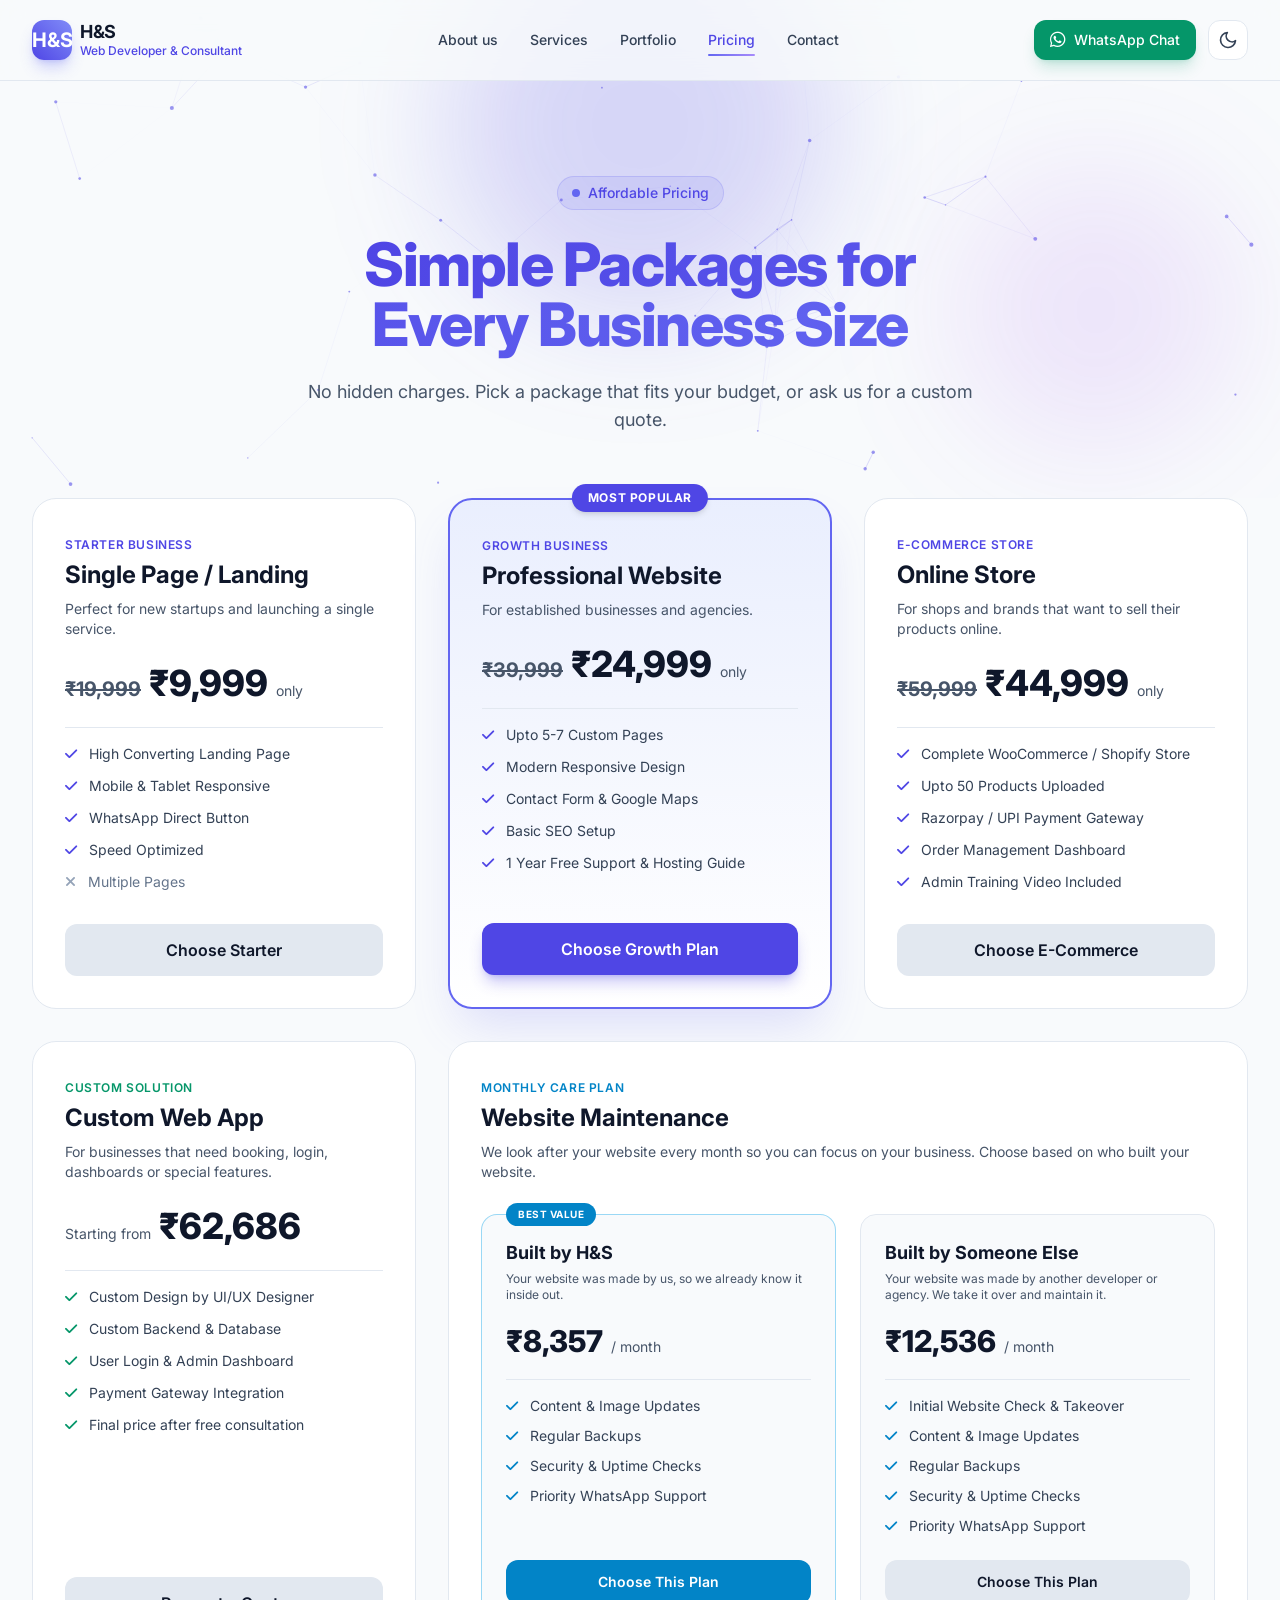
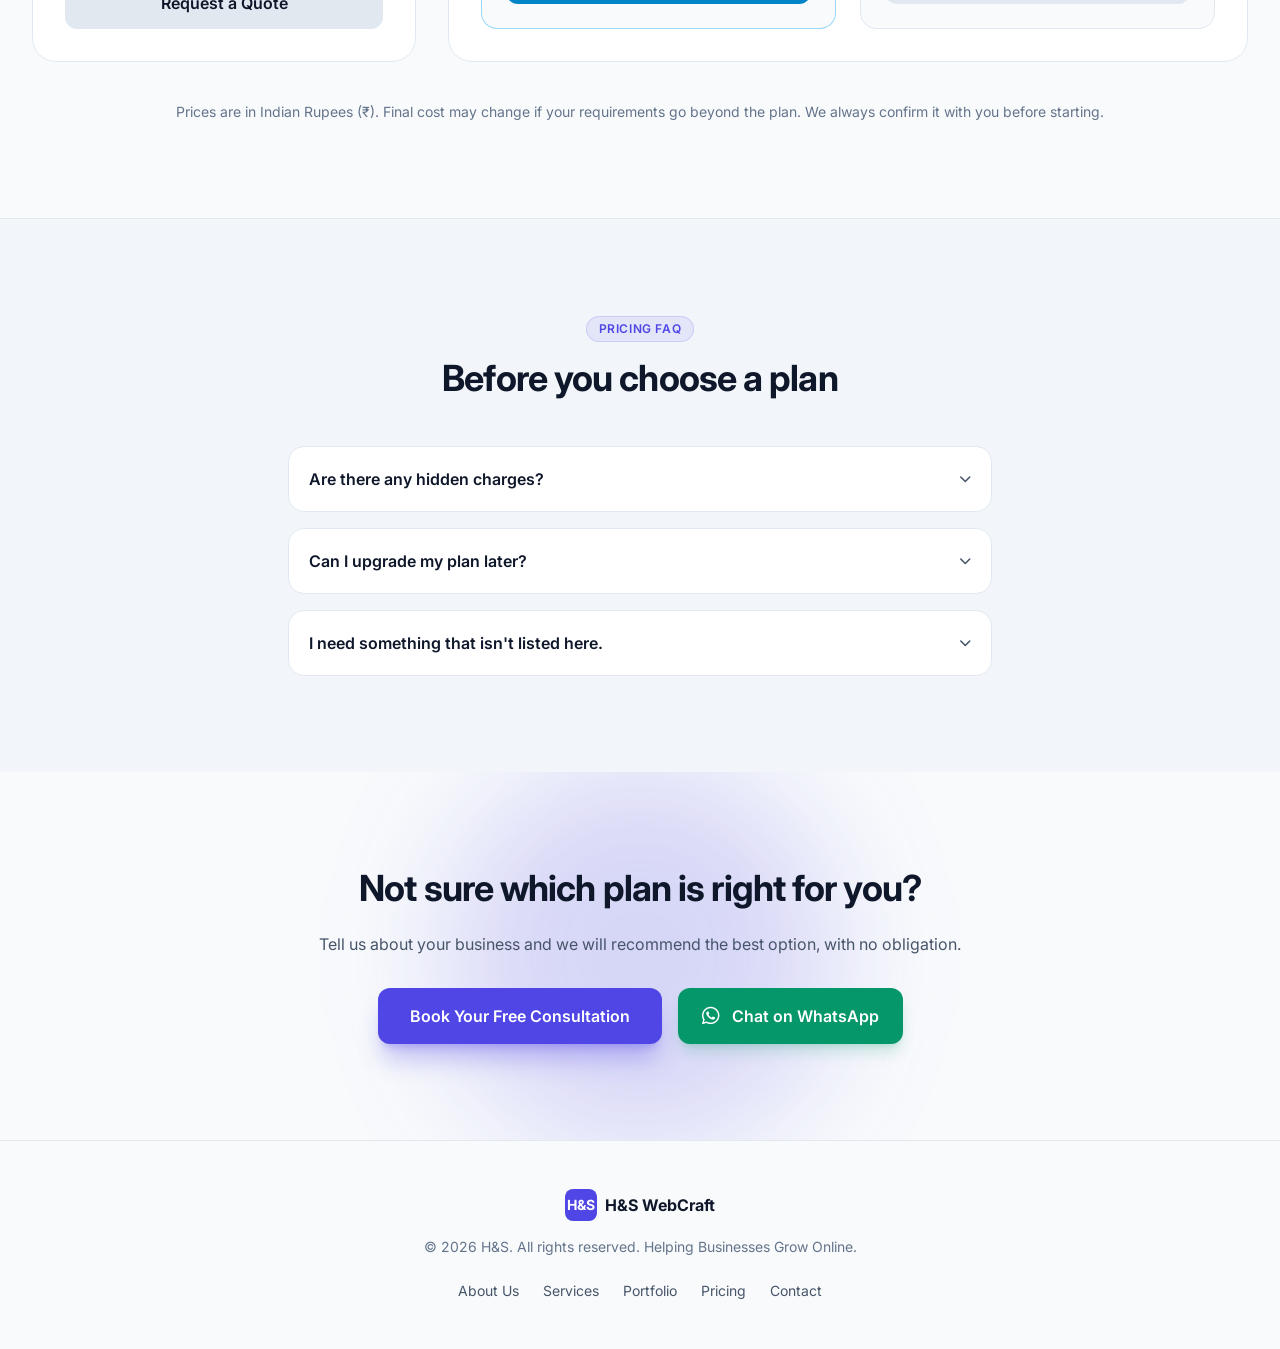
<file: pricing.html>
<!DOCTYPE html>
<html lang="en" class="scroll-smooth">
<head>
<meta charset="UTF-8">
<meta name="viewport" content="width=device-width, initial-scale=1.0">
<meta name="theme-color" content="#020617">
<script>(function(){var r=document.documentElement,t=null;try{t=localStorage.getItem('theme')}catch(e){}if(t!=='light'&&t!=='dark'){t=(window.matchMedia&&matchMedia('(prefers-color-scheme: light)').matches)?'light':'dark'}r.classList.add(t);r.setAttribute('data-theme',t)})();</script>
<title>Pricing | H&S WebCraft</title>
<meta name="description" content="Transparent website packages for small businesses: landing pages, business websites, online stores, custom web apps and monthly maintenance plans.">
<!-- Tailwind CSS (compiled) -->
<link rel="stylesheet" href="tailwind.css">
<link href="https://fonts.googleapis.com/css2?family=Inter:wght@300;400;500;600;700;800&display=swap" rel="stylesheet">
<link rel="stylesheet" href="https://cdnjs.cloudflare.com/ajax/libs/font-awesome/6.4.0/css/all.min.css">
<link rel="stylesheet" href="style.css">
</head>
<body class="bg-slate-950 text-slate-100 antialiased selection:bg-brand-500 selection:text-white">

<!-- Navigation Bar -->
<header class="fixed top-0 left-0 right-0 z-50 bg-slate-950/80 backdrop-blur-md border-b border-slate-800">
<div class="max-w-7xl mx-auto px-4 sm:px-6 lg:px-8 h-20 flex items-center justify-between">
    <a href="index.html" class="flex items-center gap-2 group">
        <div class="w-10 h-10 rounded-xl bg-gradient-to-tr from-brand-600 to-indigo-400 flex items-center justify-center font-bold text-xl text-white shadow-lg shadow-brand-500/30 group-hover:scale-105 transition-transform">
            H&S
        </div>
        <div class="flex flex-col">
            <span class="font-bold text-lg leading-tight tracking-tight">H&S</span>
            <span class="text-xs text-brand-400 font-medium">Web Developer & Consultant</span>
        </div>
    </a>

    <nav class="hidden md:flex items-center gap-8 font-medium text-sm text-slate-300">
        <a href="about.html" class="hover:text-brand-400 transition-colors">About us</a>
        <a href="services.html" class="hover:text-brand-400 transition-colors">Services</a>
        <a href="index.html#portfolio" class="hover:text-brand-400 transition-colors">Portfolio</a>
        <a href="pricing.html" class="text-brand-400">Pricing</a>
        <a href="contact.html" class="hover:text-brand-400 transition-colors">Contact</a>
    </nav>

    <div class="flex items-center gap-3">
    <div class="hidden sm:flex items-center gap-4">
        <a href="https://wa.me/917379439583?text=Hi! I’d like to enquire about your services. Please share the available options, pricing, and further details." target="_blank" class="flex items-center gap-2 bg-emerald-600 hover:bg-emerald-500 text-white px-4 py-2.5 rounded-xl font-medium text-sm transition-all shadow-lg shadow-emerald-600/20 active:scale-95">
            <i class="fa-brands fa-whatsapp text-lg"></i>
            <span>WhatsApp Chat</span>
        </a>
    </div>
    <button id="theme-toggle" type="button" class="theme-toggle" aria-label="Switch theme" title="Switch theme">
            <svg class="i-sun" viewBox="0 0 24 24" fill="none" stroke="currentColor" stroke-width="2" stroke-linecap="round" stroke-linejoin="round" aria-hidden="true"><circle cx="12" cy="12" r="4"/><path d="M12 2v2M12 20v2M4.93 4.93l1.41 1.41M17.66 17.66l1.41 1.41M2 12h2M20 12h2M4.93 19.07l1.41-1.41M17.66 6.34l1.41-1.41"/></svg>
            <svg class="i-moon" viewBox="0 0 24 24" fill="none" stroke="currentColor" stroke-width="2" stroke-linecap="round" stroke-linejoin="round" aria-hidden="true"><path d="M21 12.79A9 9 0 1 1 11.21 3 7 7 0 0 0 21 12.79z"/></svg>
        </button>
    <button id="mobile-menu-btn" class="md:hidden text-slate-300 hover:text-white p-2" aria-label="Open menu">
        <i class="fa-solid fa-bars text-xl"></i>
    </button>
</div>
</div>

<div id="mobile-menu" class="hidden md:hidden bg-slate-900 border-b border-slate-800 px-6 py-4 space-y-3">
    <a href="about.html" class="block text-slate-300 hover:text-brand-400 py-1">About us</a>
    <a href="services.html" class="block text-slate-300 hover:text-brand-400 py-1">Services</a>
    <a href="index.html#portfolio" class="block text-slate-300 hover:text-brand-400 py-1">Portfolio</a>
    <a href="pricing.html" class="block text-brand-400 py-1">Pricing</a>
    <a href="contact.html" class="block text-slate-300 hover:text-brand-400 py-1">Contact</a>
    <div class="pt-2">
        <a href="https://wa.me/917379439583" target="_blank" class="flex items-center justify-center gap-2 bg-emerald-600 text-white w-full py-2.5 rounded-xl font-medium">
            <i class="fa-brands fa-whatsapp"></i> WhatsApp Direct
        </a>
    </div>
</div>
</header>

<!-- Page Hero -->
<section class="relative pt-32 pb-12 md:pt-44 md:pb-16 overflow-hidden">
    <div class="absolute top-1/4 left-1/2 -translate-x-1/2 -translate-y-1/2 w-96 h-96 bg-brand-600/20 rounded-full blur-3xl pointer-events-none"></div>
    <div class="absolute top-1/3 right-10 w-72 h-72 bg-purple-600/10 rounded-full blur-3xl pointer-events-none"></div>

    <div class="max-w-4xl mx-auto px-4 sm:px-6 lg:px-8 relative z-10 text-center space-y-6">
        <div class="inline-flex items-center gap-2 bg-brand-500/10 border border-brand-500/20 px-3.5 py-1.5 rounded-full text-brand-400 text-xs sm:text-sm font-medium">
            <span class="w-2 h-2 rounded-full bg-brand-500 animate-pulse"></span>
            <span>Affordable Pricing</span>
        </div>
        <h1 class="text-4xl sm:text-5xl lg:text-6xl font-extrabold tracking-tight leading-tight">
            <span class="bg-gradient-to-r from-brand-400 via-indigo-300 to-purple-400 bg-clip-text text-transparent">
                Simple Packages for Every Business Size
            </span>
        </h1>
        <p class="text-base sm:text-lg text-slate-400 max-w-2xl mx-auto">
            No hidden charges. Pick a package that fits your budget, or ask us for a custom quote.
        </p>
    </div>
</section>

<!-- Pricing Grid -->
<section class="pb-24 relative">
    <div class="max-w-7xl mx-auto px-4 sm:px-6 lg:px-8">
        <div class="grid grid-cols-1 md:grid-cols-2 lg:grid-cols-3 gap-8 items-stretch">

            <!-- Plan 1: Starter -->
            <div class="bg-slate-900 border border-slate-800 rounded-3xl p-8 flex flex-col justify-between">
                <div class="space-y-6">
                    <div>
                        <span class="text-xs font-semibold text-brand-400 uppercase tracking-wider">Starter Business</span>
                        <h3 class="text-2xl font-bold text-white mt-1">Single Page / Landing</h3>
                        <p class="text-slate-400 text-sm mt-2">Perfect for new startups and launching a single service.</p>
                    </div>
                    <div class="flex items-baseline gap-2">
                        <span class="text-xl font-bold text-slate-400 line-through">₹19,999</span>
                        <span class="text-4xl font-extrabold text-white">₹9,999</span>
                        <span class="text-slate-400 text-sm">only</span>
                    </div>
                    <ul class="space-y-3 text-sm text-slate-300 pt-4 border-t border-slate-800">
                        <li class="flex items-center gap-3"><i class="fa-solid fa-check text-brand-400"></i> High Converting Landing Page</li>
                        <li class="flex items-center gap-3"><i class="fa-solid fa-check text-brand-400"></i> Mobile & Tablet Responsive</li>
                        <li class="flex items-center gap-3"><i class="fa-solid fa-check text-brand-400"></i> WhatsApp Direct Button</li>
                        <li class="flex items-center gap-3"><i class="fa-solid fa-check text-brand-400"></i> Speed Optimized</li>
                        <li class="flex items-center gap-3 text-slate-500"><i class="fa-solid fa-xmark text-slate-600"></i> Multiple Pages</li>
                    </ul>
                </div>
                <div class="pt-8">
                    <a href="contact.html" class="block w-full bg-slate-800 hover:bg-slate-700 text-white font-semibold py-3.5 rounded-xl text-center transition-all">Choose Starter</a>
                </div>
            </div>

            <!-- Plan 2: Growth (Most Popular) -->
            <div class="bg-gradient-to-b from-brand-950/60 to-slate-900 border-2 border-brand-500 rounded-3xl p-8 flex flex-col justify-between relative shadow-2xl shadow-brand-500/20">
                <div class="absolute -top-4 left-1/2 -translate-x-1/2 bg-brand-600 text-white text-xs font-bold uppercase tracking-wider px-4 py-1.5 rounded-full shadow-md">
                    Most Popular
                </div>
                <div class="space-y-6">
                    <div>
                        <span class="text-xs font-semibold text-brand-400 uppercase tracking-wider">Growth Business</span>
                        <h3 class="text-2xl font-bold text-white mt-1">Professional Website</h3>
                        <p class="text-slate-400 text-sm mt-2">For established businesses and agencies.</p>
                    </div>
                    <div class="flex items-baseline gap-2">
                        <span class="text-xl font-bold text-slate-400 line-through">₹39,999</span>
                        <span class="text-4xl font-extrabold text-white">₹24,999</span>
                        <span class="text-slate-400 text-sm">only</span>
                    </div>
                    <ul class="space-y-3 text-sm text-slate-300 pt-4 border-t border-slate-800">
                        <li class="flex items-center gap-3"><i class="fa-solid fa-check text-brand-400"></i> Upto 5-7 Custom Pages</li>
                        <li class="flex items-center gap-3"><i class="fa-solid fa-check text-brand-400"></i> Modern Responsive Design</li>
                        <li class="flex items-center gap-3"><i class="fa-solid fa-check text-brand-400"></i> Contact Form & Google Maps</li>
                        <li class="flex items-center gap-3"><i class="fa-solid fa-check text-brand-400"></i> Basic SEO Setup</li>
                        <li class="flex items-center gap-3"><i class="fa-solid fa-check text-brand-400"></i> 1 Year Free Support & Hosting Guide</li>
                    </ul>
                </div>
                <div class="pt-8">
                    <a href="contact.html" class="block w-full bg-brand-600 hover:bg-brand-500 text-white font-semibold py-3.5 rounded-xl text-center transition-all shadow-lg shadow-brand-600/30">Choose Growth Plan</a>
                </div>
            </div>

            <!-- Plan 3: E-Commerce -->
            <div class="bg-slate-900 border border-slate-800 rounded-3xl p-8 flex flex-col justify-between">
                <div class="space-y-6">
                    <div>
                        <span class="text-xs font-semibold text-brand-400 uppercase tracking-wider">E-Commerce Store</span>
                        <h3 class="text-2xl font-bold text-white mt-1">Online Store</h3>
                        <p class="text-slate-400 text-sm mt-2">For shops and brands that want to sell their products online.</p>
                    </div>
                    <div class="flex items-baseline gap-2">
                        <span class="text-xl font-bold text-slate-400 line-through">₹59,999</span>
                        <span class="text-4xl font-extrabold text-white">₹44,999</span>
                        <span class="text-slate-400 text-sm">only</span>
                    </div>
                    <ul class="space-y-3 text-sm text-slate-300 pt-4 border-t border-slate-800">
                        <li class="flex items-center gap-3"><i class="fa-solid fa-check text-brand-400"></i> Complete WooCommerce / Shopify Store</li>
                        <li class="flex items-center gap-3"><i class="fa-solid fa-check text-brand-400"></i> Upto 50 Products Uploaded</li>
                        <li class="flex items-center gap-3"><i class="fa-solid fa-check text-brand-400"></i> Razorpay / UPI Payment Gateway</li>
                        <li class="flex items-center gap-3"><i class="fa-solid fa-check text-brand-400"></i> Order Management Dashboard</li>
                        <li class="flex items-center gap-3"><i class="fa-solid fa-check text-brand-400"></i> Admin Training Video Included</li>
                    </ul>
                </div>
                <div class="pt-8">
                    <a href="contact.html" class="block w-full bg-slate-800 hover:bg-slate-700 text-white font-semibold py-3.5 rounded-xl text-center transition-all">Choose E-Commerce</a>
                </div>
            </div>

            <!-- Plan 4: Custom (NEW) -->
            <div class="bg-slate-900 border border-slate-800 rounded-3xl p-8 flex flex-col justify-between">
                <div class="space-y-6">
                    <div>
                        <span class="text-xs font-semibold text-emerald-400 uppercase tracking-wider">Custom Solution</span>
                        <h3 class="text-2xl font-bold text-white mt-1">Custom Web App</h3>
                        <p class="text-slate-400 text-sm mt-2">For businesses that need booking, login, dashboards or special features.</p>
                    </div>
                    <div class="flex items-baseline gap-2">
                        <span class="text-slate-400 text-sm">Starting from</span>
                        <span class="text-4xl font-extrabold text-white">₹74,999</span>
                    </div>
                    <ul class="space-y-3 text-sm text-slate-300 pt-4 border-t border-slate-800">
                        <li class="flex items-center gap-3"><i class="fa-solid fa-check text-emerald-400"></i> Custom Design by UI/UX Designer</li>
                        <li class="flex items-center gap-3"><i class="fa-solid fa-check text-emerald-400"></i> Custom Backend & Database</li>
                        <li class="flex items-center gap-3"><i class="fa-solid fa-check text-emerald-400"></i> User Login & Admin Dashboard</li>
                        <li class="flex items-center gap-3"><i class="fa-solid fa-check text-emerald-400"></i> Payment Gateway Integration</li>
                        <li class="flex items-center gap-3"><i class="fa-solid fa-check text-emerald-400"></i> Final price after free consultation</li>
                    </ul>
                </div>
                <div class="pt-8">
                    <a href="contact.html" class="block w-full bg-slate-800 hover:bg-slate-700 text-white font-semibold py-3.5 rounded-xl text-center transition-all">Request a Quote</a>
                </div>
            </div>

            <!-- Plan 5: Monthly Maintenance (2 options) -->
            <div class="bg-slate-900 border border-slate-800 rounded-3xl p-8 flex flex-col md:col-span-2">
                <div class="mb-8">
                    <span class="text-xs font-semibold text-sky-400 uppercase tracking-wider">Monthly Care Plan</span>
                    <h3 class="text-2xl font-bold text-white mt-1">Website Maintenance</h3>
                    <p class="text-slate-400 text-sm mt-2">We look after your website every month so you can focus on your business. Choose based on who built your website.</p>
                </div>

                <div class="grid grid-cols-1 sm:grid-cols-2 gap-6 flex-1">

                    <!-- Option A: Built by us (cheaper) -->
                    <div class="bg-slate-950 border border-sky-500/40 rounded-2xl p-6 flex flex-col justify-between relative">
                        <div class="absolute -top-3 left-6 bg-sky-600 text-white text-[10px] font-bold uppercase tracking-wider px-3 py-1 rounded-full">Best Value</div>
                        <div class="space-y-5">
                            <div>
                                <h4 class="text-lg font-bold text-white">Built by H&S</h4>
                                <p class="text-slate-400 text-xs mt-1">Your website was made by us, so we already know it inside out.</p>
                            </div>
                            <div class="flex items-baseline gap-2">
                                <span class="text-3xl font-extrabold text-white">₹9,999</span>
                                <span class="text-slate-400 text-sm">/ month</span>
                            </div>
                            <ul class="space-y-2.5 text-sm text-slate-300 pt-4 border-t border-slate-800">
                                <li class="flex items-center gap-3"><i class="fa-solid fa-check text-sky-400"></i> Content & Image Updates</li>
                                <li class="flex items-center gap-3"><i class="fa-solid fa-check text-sky-400"></i> Regular Backups</li>
                                <li class="flex items-center gap-3"><i class="fa-solid fa-check text-sky-400"></i> Security & Uptime Checks</li>
                                <li class="flex items-center gap-3"><i class="fa-solid fa-check text-sky-400"></i> Priority WhatsApp Support</li>
                            </ul>
                        </div>
                        <div class="pt-6">
                            <a href="contact.html" class="block w-full bg-sky-600 hover:bg-sky-500 text-white font-semibold py-3 rounded-xl text-center text-sm transition-all">Choose This Plan</a>
                        </div>
                    </div>

                    <!-- Option B: Built by someone else (costlier) -->
                    <div class="bg-slate-950 border border-slate-800 rounded-2xl p-6 flex flex-col justify-between">
                        <div class="space-y-5">
                            <div>
                                <h4 class="text-lg font-bold text-white">Built by Someone Else</h4>
                                <p class="text-slate-400 text-xs mt-1">Your website was made by another developer or agency. We take it over and maintain it.</p>
                            </div>
                            <div class="flex items-baseline gap-2">
                                <span class="text-3xl font-extrabold text-white">₹14,999</span>
                                <span class="text-slate-400 text-sm">/ month</span>
                            </div>
                            <ul class="space-y-2.5 text-sm text-slate-300 pt-4 border-t border-slate-800">
                                <li class="flex items-center gap-3"><i class="fa-solid fa-check text-sky-400"></i> Initial Website Check & Takeover</li>
                                <li class="flex items-center gap-3"><i class="fa-solid fa-check text-sky-400"></i> Content & Image Updates</li>
                                <li class="flex items-center gap-3"><i class="fa-solid fa-check text-sky-400"></i> Regular Backups</li>
                                <li class="flex items-center gap-3"><i class="fa-solid fa-check text-sky-400"></i> Security & Uptime Checks</li>
                                <li class="flex items-center gap-3"><i class="fa-solid fa-check text-sky-400"></i> Priority WhatsApp Support</li>
                            </ul>
                        </div>
                        <div class="pt-6">
                            <a href="contact.html" class="block w-full bg-slate-800 hover:bg-slate-700 text-white font-semibold py-3 rounded-xl text-center text-sm transition-all">Choose This Plan</a>
                        </div>
                    </div>

                </div>
            </div>

        </div>

        <p class="text-center text-slate-500 text-sm mt-10">
            Prices are in Indian Rupees (₹). Final cost may change if your requirements go beyond the plan. We always confirm it with you before starting.
        </p>
    </div>
</section>

<!-- FAQ -->
<section class="py-24 bg-slate-900/50 border-t border-slate-900">
    <div class="max-w-3xl mx-auto px-4 sm:px-6 lg:px-8">
        <div class="text-center space-y-4 mb-12">
            <div class="inline-flex items-center gap-2 bg-brand-500/10 border border-brand-500/20 px-3 py-1 rounded-full text-brand-400 text-xs font-semibold uppercase tracking-wider">
                Pricing FAQ
            </div>
            <h2 class="text-3xl sm:text-4xl font-bold tracking-tight text-white">Before you choose a plan</h2>
        </div>

        <div class="space-y-4">
            <details class="group bg-slate-900 border border-slate-800 rounded-2xl p-5 open:border-brand-500/50">
                <summary class="flex items-center justify-between cursor-pointer font-semibold text-white list-none">
                    Are there any hidden charges?
                    <i class="fa-solid fa-chevron-down text-xs text-slate-400 group-open:rotate-180 transition-transform"></i>
                </summary>
                <p class="text-slate-400 text-sm leading-relaxed mt-3">No. We confirm what is included and the final cost before starting. Domain and hosting are paid to the provider and are separate from our fee.</p>
            </details>
            <details class="group bg-slate-900 border border-slate-800 rounded-2xl p-5 open:border-brand-500/50">
                <summary class="flex items-center justify-between cursor-pointer font-semibold text-white list-none">
                    Can I upgrade my plan later?
                    <i class="fa-solid fa-chevron-down text-xs text-slate-400 group-open:rotate-180 transition-transform"></i>
                </summary>
                <p class="text-slate-400 text-sm leading-relaxed mt-3">Yes. You can start with a landing page and move to a full website or online store later as your business grows.</p>
            </details>
            <details class="group bg-slate-900 border border-slate-800 rounded-2xl p-5 open:border-brand-500/50">
                <summary class="flex items-center justify-between cursor-pointer font-semibold text-white list-none">
                    I need something that isn't listed here.
                    <i class="fa-solid fa-chevron-down text-xs text-slate-400 group-open:rotate-180 transition-transform"></i>
                </summary>
                <p class="text-slate-400 text-sm leading-relaxed mt-3">Message us on WhatsApp or fill the contact form. We will suggest the right plan or prepare a custom quote after a free consultation.</p>
            </details>
        </div>
    </div>
</section>

<!-- Final CTA -->
<section class="py-24 relative overflow-hidden">
    <div class="absolute top-1/2 left-1/2 -translate-x-1/2 -translate-y-1/2 w-96 h-96 bg-brand-600/20 rounded-full blur-3xl pointer-events-none"></div>
    <div class="max-w-3xl mx-auto px-4 sm:px-6 lg:px-8 relative z-10 text-center space-y-6">
        <h2 class="text-3xl sm:text-4xl font-bold tracking-tight text-white">Not sure which plan is right for you?</h2>
        <p class="text-slate-400">Tell us about your business and we will recommend the best option, with no obligation.</p>
        <div class="flex flex-col sm:flex-row items-center justify-center gap-4 pt-2">
            <a href="contact.html" class="w-full sm:w-auto bg-brand-600 hover:bg-brand-500 text-white font-semibold px-8 py-4 rounded-xl shadow-xl shadow-brand-600/30 transition-all text-center">
                Book Your Free Consultation
            </a>
            <a href="https://wa.me/917379439583?text=Hi! I’d like to enquire about your services. Please share the available options, pricing, and further details." target="_blank" class="w-full sm:w-auto inline-flex items-center justify-center gap-3 bg-emerald-600 hover:bg-emerald-500 text-white font-semibold px-6 py-4 rounded-xl shadow-lg shadow-emerald-600/20 transition-all">
                <i class="fa-brands fa-whatsapp text-xl"></i>
                <span>Chat on WhatsApp</span>
            </a>
        </div>
    </div>
</section>

<!-- Footer -->
<footer class="bg-slate-950 border-t border-slate-900 py-12 text-center text-slate-500 text-sm">
    <div class="max-w-7xl mx-auto px-4 sm:px-6 lg:px-8 space-y-4">
        <div class="flex items-center justify-center gap-2">
            <div class="w-8 h-8 rounded-lg bg-brand-600 text-white flex items-center justify-center font-bold text-sm">
                H&S
            </div>
            <span class="font-bold text-white text-base">H&S WebCraft</span>
        </div>
        <p>© 2026 H&S. All rights reserved. Helping Businesses Grow Online.</p>
        <div class="flex items-center justify-center gap-6 text-slate-400 pt-2">
            <a href="about.html" class="hover:text-white transition-colors">About Us</a>
            <a href="services.html" class="hover:text-white transition-colors">Services</a>
            <a href="index.html#portfolio" class="hover:text-white transition-colors">Portfolio</a>
            <a href="pricing.html" class="hover:text-white transition-colors">Pricing</a>
            <a href="contact.html" class="hover:text-white transition-colors">Contact</a>
        </div>
    </div>
</footer>

<script src="script.js"></script>
</body>
</html>
</file>
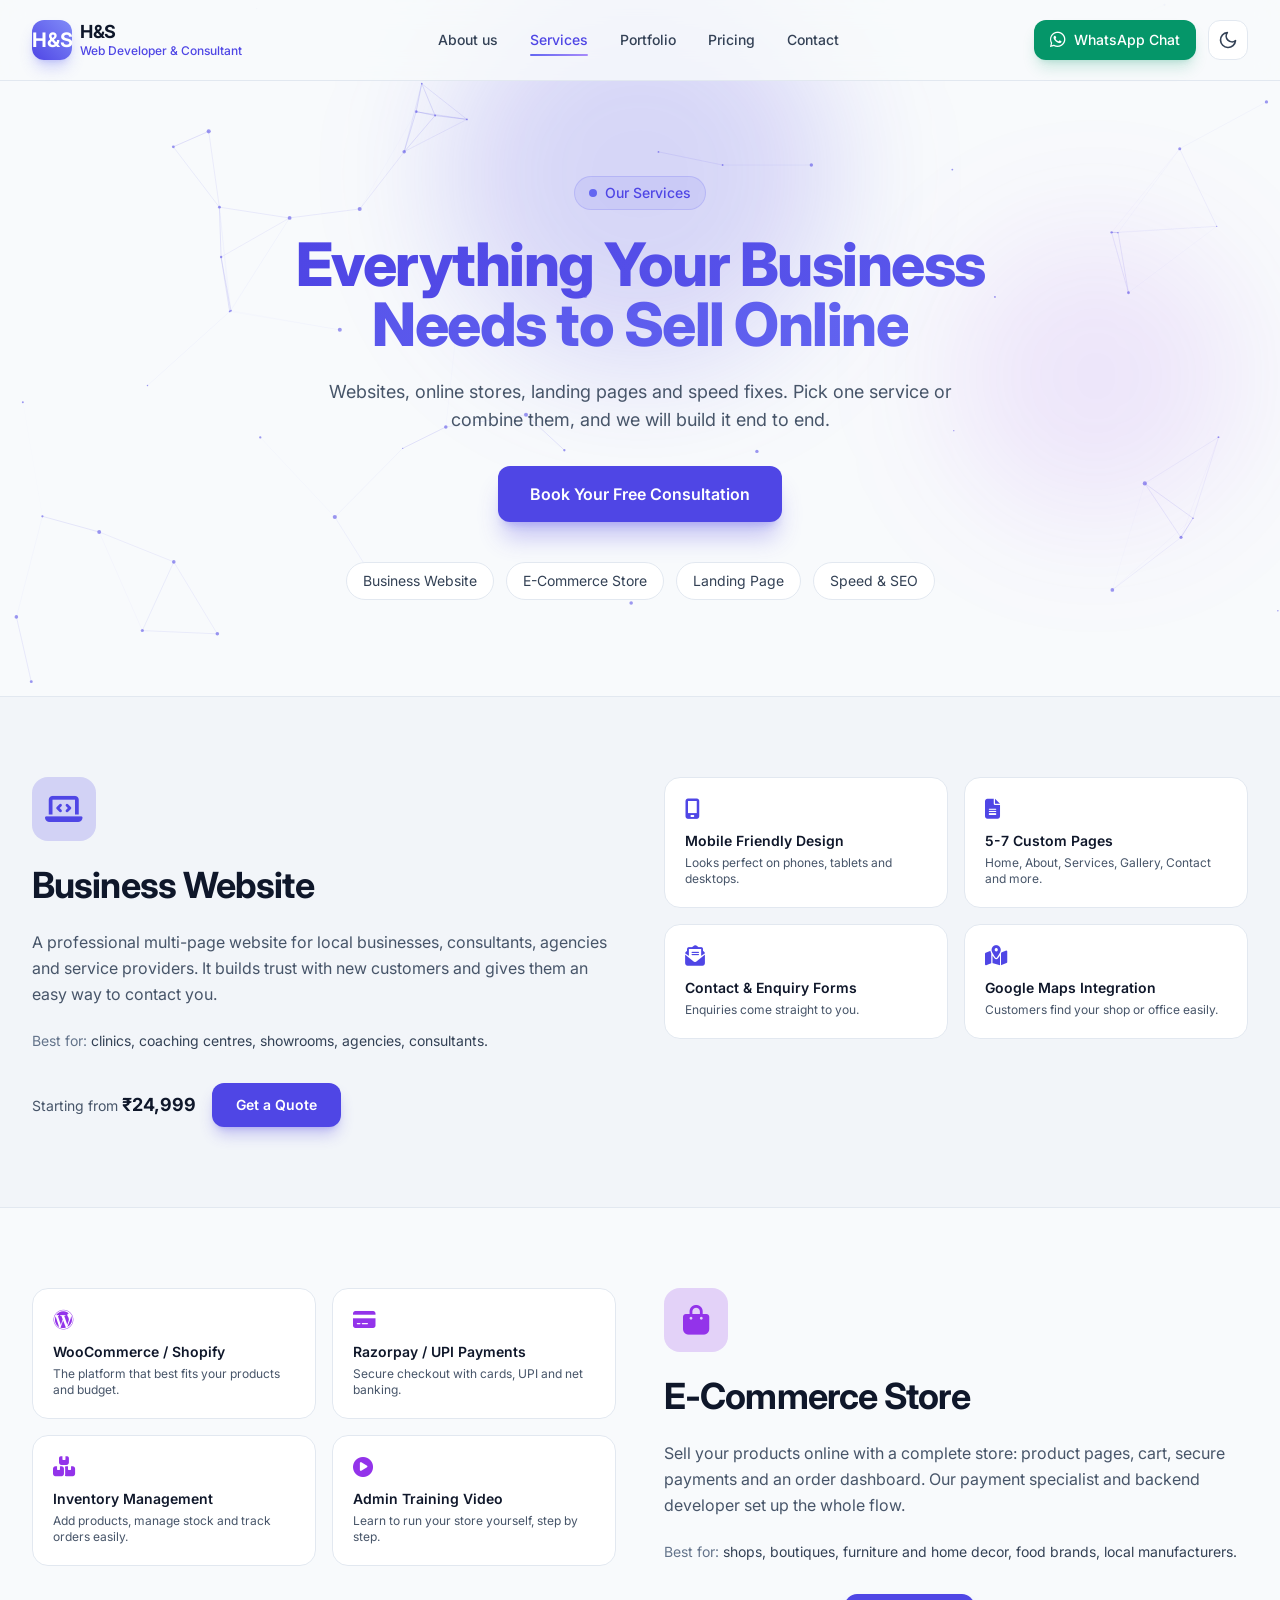
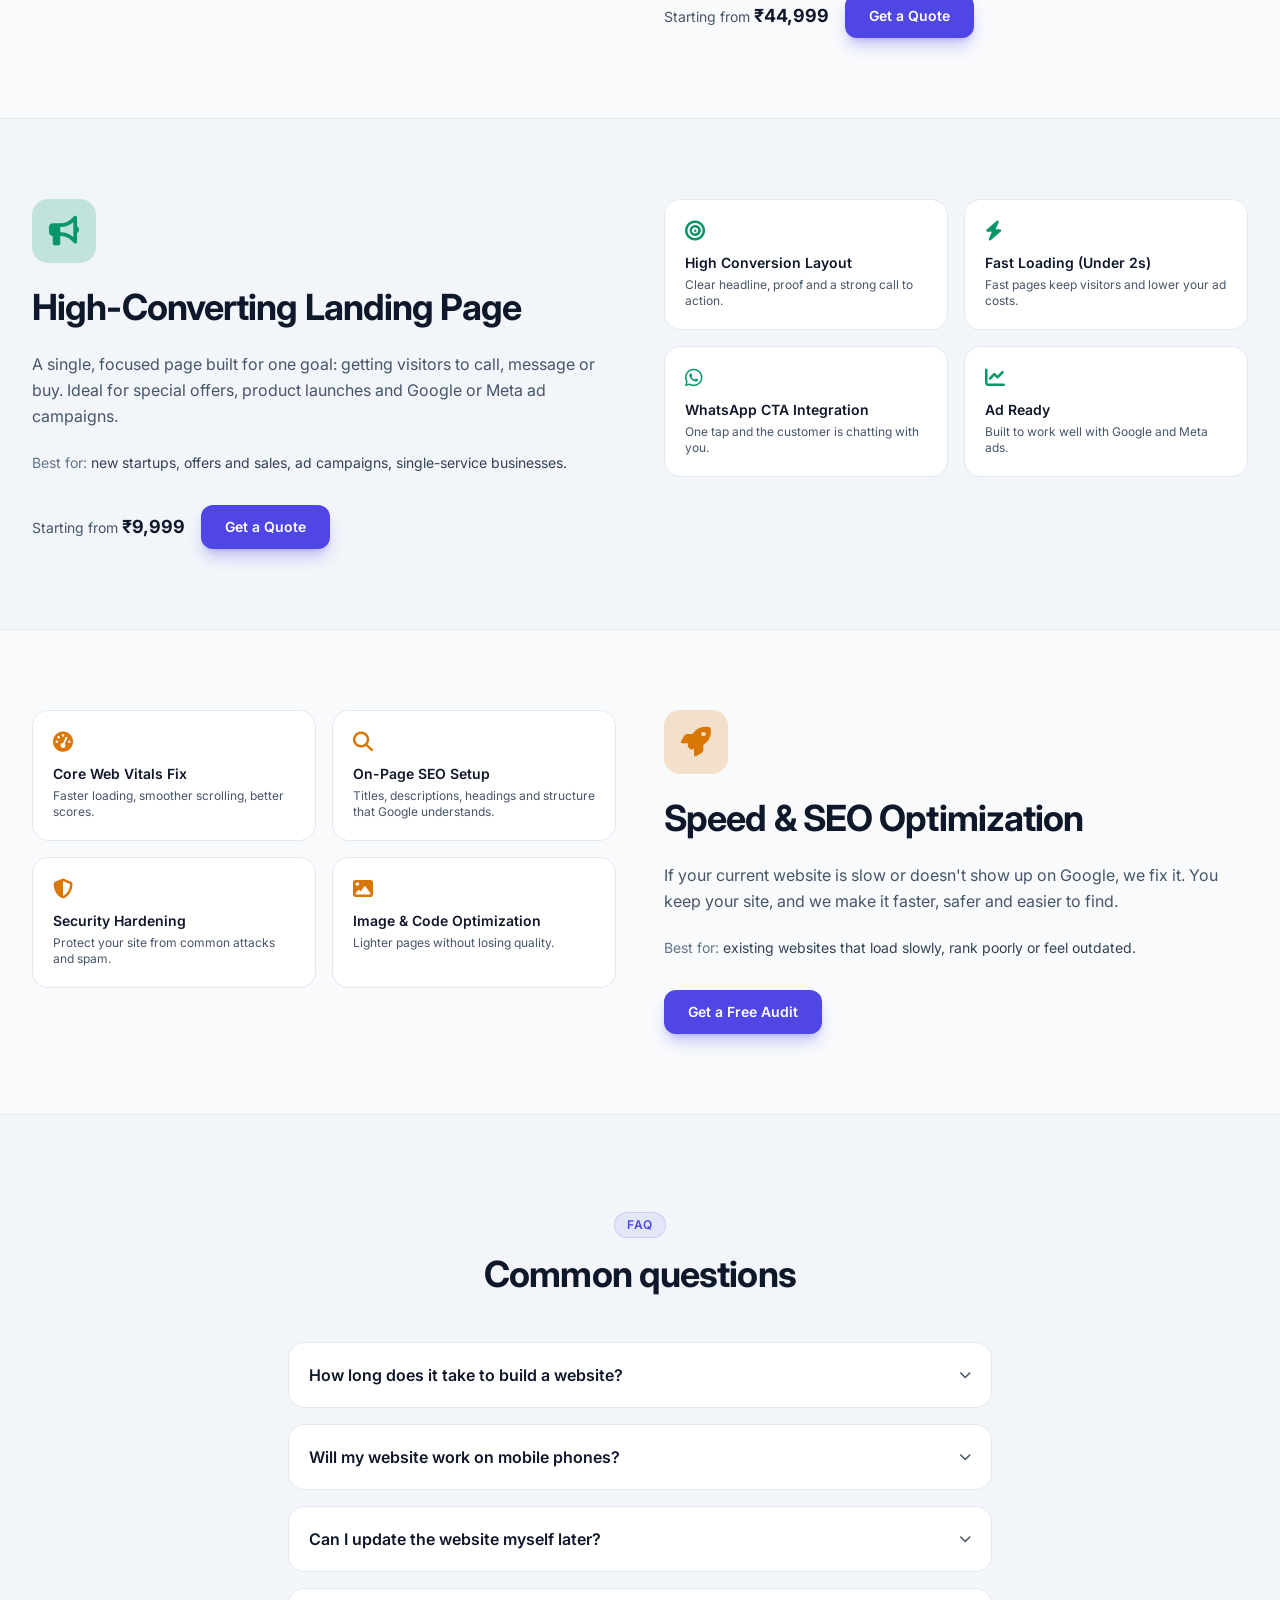
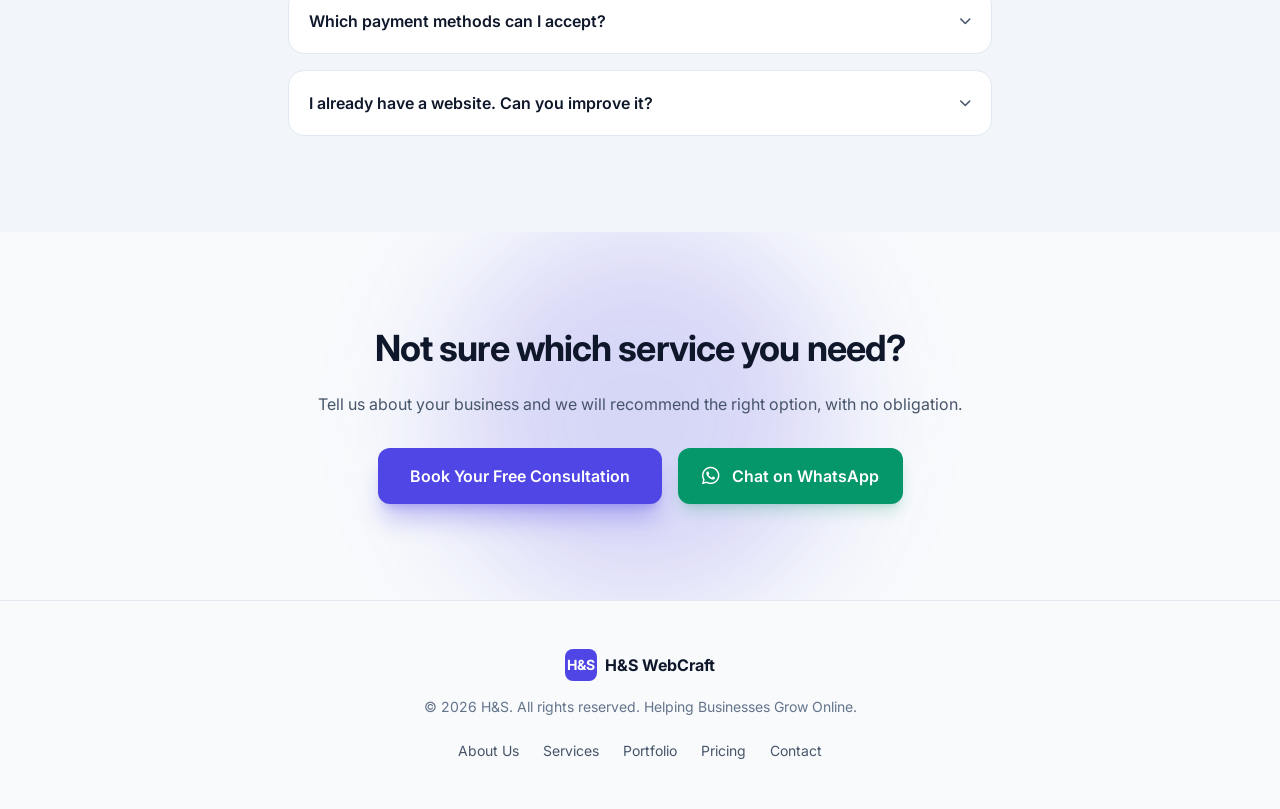
<file: services.html>
<!DOCTYPE html>
<html lang="en" class="scroll-smooth">
<head>
<meta charset="UTF-8">
<meta name="viewport" content="width=device-width, initial-scale=1.0">
<meta name="theme-color" content="#020617">
<script>(function(){var r=document.documentElement,t=null;try{t=localStorage.getItem('theme')}catch(e){}if(t!=='light'&&t!=='dark'){t=(window.matchMedia&&matchMedia('(prefers-color-scheme: light)').matches)?'light':'dark'}r.classList.add(t);r.setAttribute('data-theme',t)})();</script>
<title>Services | H&S WebCraft</title>
<meta name="description" content="Business websites, e-commerce stores, landing pages and speed & SEO optimization for small businesses. Built by the H&S WebCraft team.">
<!-- Tailwind CSS (compiled) -->
<link rel="stylesheet" href="tailwind.css">
<link href="https://fonts.googleapis.com/css2?family=Inter:wght@300;400;500;600;700;800&display=swap" rel="stylesheet">
<link rel="stylesheet" href="https://cdnjs.cloudflare.com/ajax/libs/font-awesome/6.4.0/css/all.min.css">
<link rel="stylesheet" href="style.css">
</head>
<body class="bg-slate-950 text-slate-100 antialiased selection:bg-brand-500 selection:text-white">

<!-- Navigation Bar -->
<header class="fixed top-0 left-0 right-0 z-50 bg-slate-950/80 backdrop-blur-md border-b border-slate-800">
<div class="max-w-7xl mx-auto px-4 sm:px-6 lg:px-8 h-20 flex items-center justify-between">
    <a href="index.html" class="flex items-center gap-2 group">
        <div class="w-10 h-10 rounded-xl bg-gradient-to-tr from-brand-600 to-indigo-400 flex items-center justify-center font-bold text-xl text-white shadow-lg shadow-brand-500/30 group-hover:scale-105 transition-transform">
            H&S
        </div>
        <div class="flex flex-col">
            <span class="font-bold text-lg leading-tight tracking-tight">H&S</span>
            <span class="text-xs text-brand-400 font-medium">Web Developer & Consultant</span>
        </div>
    </a>

    <nav class="hidden md:flex items-center gap-8 font-medium text-sm text-slate-300">
        <a href="about.html" class="hover:text-brand-400 transition-colors">About us</a>
        <a href="services.html" class="text-brand-400">Services</a>
        <a href="index.html#portfolio" class="hover:text-brand-400 transition-colors">Portfolio</a>
        <a href="pricing.html" class="hover:text-brand-400 transition-colors">Pricing</a>
        <a href="contact.html" class="hover:text-brand-400 transition-colors">Contact</a>
    </nav>

    <div class="flex items-center gap-3">
    <div class="hidden sm:flex items-center gap-4">
        <a href="https://wa.me/917379439583?text=Hi! I’d like to enquire about your services. Please share the available options, pricing, and further details." target="_blank" class="flex items-center gap-2 bg-emerald-600 hover:bg-emerald-500 text-white px-4 py-2.5 rounded-xl font-medium text-sm transition-all shadow-lg shadow-emerald-600/20 active:scale-95">
            <i class="fa-brands fa-whatsapp text-lg"></i>
            <span>WhatsApp Chat</span>
        </a>
    </div>
    <button id="theme-toggle" type="button" class="theme-toggle" aria-label="Switch theme" title="Switch theme">
            <svg class="i-sun" viewBox="0 0 24 24" fill="none" stroke="currentColor" stroke-width="2" stroke-linecap="round" stroke-linejoin="round" aria-hidden="true"><circle cx="12" cy="12" r="4"/><path d="M12 2v2M12 20v2M4.93 4.93l1.41 1.41M17.66 17.66l1.41 1.41M2 12h2M20 12h2M4.93 19.07l1.41-1.41M17.66 6.34l1.41-1.41"/></svg>
            <svg class="i-moon" viewBox="0 0 24 24" fill="none" stroke="currentColor" stroke-width="2" stroke-linecap="round" stroke-linejoin="round" aria-hidden="true"><path d="M21 12.79A9 9 0 1 1 11.21 3 7 7 0 0 0 21 12.79z"/></svg>
        </button>
    <button id="mobile-menu-btn" class="md:hidden text-slate-300 hover:text-white p-2" aria-label="Open menu">
        <i class="fa-solid fa-bars text-xl"></i>
    </button>
</div>
</div>

<div id="mobile-menu" class="hidden md:hidden bg-slate-900 border-b border-slate-800 px-6 py-4 space-y-3">
    <a href="about.html" class="block text-slate-300 hover:text-brand-400 py-1">About us</a>
    <a href="services.html" class="block text-brand-400 py-1">Services</a>
    <a href="index.html#portfolio" class="block text-slate-300 hover:text-brand-400 py-1">Portfolio</a>
    <a href="pricing.html" class="block text-slate-300 hover:text-brand-400 py-1">Pricing</a>
    <a href="contact.html" class="block text-slate-300 hover:text-brand-400 py-1">Contact</a>
    <div class="pt-2">
        <a href="https://wa.me/917379439583" target="_blank" class="flex items-center justify-center gap-2 bg-emerald-600 text-white w-full py-2.5 rounded-xl font-medium">
            <i class="fa-brands fa-whatsapp"></i> WhatsApp Direct
        </a>
    </div>
</div>
</header>

<!-- Page Hero -->
<section class="relative pt-32 pb-16 md:pt-44 md:pb-24 overflow-hidden">
    <div class="absolute top-1/4 left-1/2 -translate-x-1/2 -translate-y-1/2 w-96 h-96 bg-brand-600/20 rounded-full blur-3xl pointer-events-none"></div>
    <div class="absolute top-1/3 right-10 w-72 h-72 bg-purple-600/10 rounded-full blur-3xl pointer-events-none"></div>

    <div class="max-w-4xl mx-auto px-4 sm:px-6 lg:px-8 relative z-10 text-center space-y-6">
        <div class="inline-flex items-center gap-2 bg-brand-500/10 border border-brand-500/20 px-3.5 py-1.5 rounded-full text-brand-400 text-xs sm:text-sm font-medium">
            <span class="w-2 h-2 rounded-full bg-brand-500 animate-pulse"></span>
            <span>Our Services</span>
        </div>
        <h1 class="text-4xl sm:text-5xl lg:text-6xl font-extrabold tracking-tight leading-tight">
            <span class="bg-gradient-to-r from-brand-400 via-indigo-300 to-purple-400 bg-clip-text text-transparent">
                Everything Your Business Needs to Sell Online
            </span>
        </h1>
        <p class="text-base sm:text-lg text-slate-400 max-w-2xl mx-auto">
            Websites, online stores, landing pages and speed fixes. Pick one service or combine them, and we will build it end to end.
        </p>
        <div class="flex flex-col sm:flex-row items-center justify-center gap-4 pt-2">
            <a href="contact.html" class="w-full sm:w-auto bg-brand-600 hover:bg-brand-500 text-white font-semibold px-8 py-4 rounded-xl shadow-xl shadow-brand-600/30 transition-all transform hover:-translate-y-0.5 text-center">
                Book Your Free Consultation
            </a>
        </div>

        <!-- Quick jump -->
        <div class="flex flex-wrap items-center justify-center gap-3 pt-4 text-sm">
            <a href="#business-website" class="px-4 py-2 rounded-full bg-slate-900 border border-slate-800 text-slate-300 hover:border-brand-500/50 hover:text-white transition-all">Business Website</a>
            <a href="#ecommerce" class="px-4 py-2 rounded-full bg-slate-900 border border-slate-800 text-slate-300 hover:border-brand-500/50 hover:text-white transition-all">E-Commerce Store</a>
            <a href="#landing-page" class="px-4 py-2 rounded-full bg-slate-900 border border-slate-800 text-slate-300 hover:border-brand-500/50 hover:text-white transition-all">Landing Page</a>
            <a href="#speed-seo" class="px-4 py-2 rounded-full bg-slate-900 border border-slate-800 text-slate-300 hover:border-brand-500/50 hover:text-white transition-all">Speed & SEO</a>
        </div>
    </div>
</section>

<!-- Service 1: Business Website -->
<section id="business-website" class="py-20 bg-slate-900/50 border-t border-slate-900 scroll-mt-20">
    <div class="max-w-7xl mx-auto px-4 sm:px-6 lg:px-8">
        <div class="grid grid-cols-1 lg:grid-cols-12 gap-12 items-start">
            <div class="lg:col-span-6 space-y-6">
                <div class="w-16 h-16 rounded-2xl bg-brand-600/20 text-brand-400 flex items-center justify-center text-3xl">
                    <i class="fa-solid fa-laptop-code"></i>
                </div>
                <h2 class="text-3xl sm:text-4xl font-bold tracking-tight text-white">Business Website</h2>
                <p class="text-slate-400 leading-relaxed">
                    A professional multi-page website for local businesses, consultants, agencies and service providers. It builds trust with new customers and gives them an easy way to contact you.
                </p>
                <p class="text-slate-300 text-sm"><span class="text-slate-500">Best for:</span> clinics, coaching centres, showrooms, agencies, consultants.</p>
                <div class="flex flex-wrap items-center gap-4 pt-2">
                    <span class="text-slate-400 text-sm">Starting from <span class="text-white font-bold text-lg">₹24,999</span></span>
                    <a href="contact.html" class="bg-brand-600 hover:bg-brand-500 text-white font-semibold px-6 py-3 rounded-xl text-sm transition-all shadow-lg shadow-brand-600/30">Get a Quote</a>
                </div>
            </div>
            <div class="lg:col-span-6 grid grid-cols-1 sm:grid-cols-2 gap-4">
                <div class="bg-slate-900 border border-slate-800 rounded-2xl p-5">
                    <i class="fa-solid fa-mobile-screen text-brand-400 text-xl mb-3"></i>
                    <h4 class="font-semibold text-sm text-white mb-1">Mobile Friendly Design</h4>
                    <p class="text-xs text-slate-400">Looks perfect on phones, tablets and desktops.</p>
                </div>
                <div class="bg-slate-900 border border-slate-800 rounded-2xl p-5">
                    <i class="fa-solid fa-file-lines text-brand-400 text-xl mb-3"></i>
                    <h4 class="font-semibold text-sm text-white mb-1">5-7 Custom Pages</h4>
                    <p class="text-xs text-slate-400">Home, About, Services, Gallery, Contact and more.</p>
                </div>
                <div class="bg-slate-900 border border-slate-800 rounded-2xl p-5">
                    <i class="fa-solid fa-envelope-open-text text-brand-400 text-xl mb-3"></i>
                    <h4 class="font-semibold text-sm text-white mb-1">Contact & Enquiry Forms</h4>
                    <p class="text-xs text-slate-400">Enquiries come straight to you.</p>
                </div>
                <div class="bg-slate-900 border border-slate-800 rounded-2xl p-5">
                    <i class="fa-solid fa-map-location-dot text-brand-400 text-xl mb-3"></i>
                    <h4 class="font-semibold text-sm text-white mb-1">Google Maps Integration</h4>
                    <p class="text-xs text-slate-400">Customers find your shop or office easily.</p>
                </div>
            </div>
        </div>
    </div>
</section>

<!-- Service 2: E-Commerce -->
<section id="ecommerce" class="py-20 border-t border-slate-900 scroll-mt-20">
    <div class="max-w-7xl mx-auto px-4 sm:px-6 lg:px-8">
        <div class="grid grid-cols-1 lg:grid-cols-12 gap-12 items-start">
            <div class="lg:col-span-6 grid grid-cols-1 sm:grid-cols-2 gap-4 order-2 lg:order-1">
                <div class="bg-slate-900 border border-slate-800 rounded-2xl p-5">
                    <i class="fa-brands fa-wordpress text-purple-400 text-xl mb-3"></i>
                    <h4 class="font-semibold text-sm text-white mb-1">WooCommerce / Shopify</h4>
                    <p class="text-xs text-slate-400">The platform that best fits your products and budget.</p>
                </div>
                <div class="bg-slate-900 border border-slate-800 rounded-2xl p-5">
                    <i class="fa-solid fa-credit-card text-purple-400 text-xl mb-3"></i>
                    <h4 class="font-semibold text-sm text-white mb-1">Razorpay / UPI Payments</h4>
                    <p class="text-xs text-slate-400">Secure checkout with cards, UPI and net banking.</p>
                </div>
                <div class="bg-slate-900 border border-slate-800 rounded-2xl p-5">
                    <i class="fa-solid fa-boxes-stacked text-purple-400 text-xl mb-3"></i>
                    <h4 class="font-semibold text-sm text-white mb-1">Inventory Management</h4>
                    <p class="text-xs text-slate-400">Add products, manage stock and track orders easily.</p>
                </div>
                <div class="bg-slate-900 border border-slate-800 rounded-2xl p-5">
                    <i class="fa-solid fa-circle-play text-purple-400 text-xl mb-3"></i>
                    <h4 class="font-semibold text-sm text-white mb-1">Admin Training Video</h4>
                    <p class="text-xs text-slate-400">Learn to run your store yourself, step by step.</p>
                </div>
            </div>
            <div class="lg:col-span-6 space-y-6 order-1 lg:order-2">
                <div class="w-16 h-16 rounded-2xl bg-purple-600/20 text-purple-400 flex items-center justify-center text-3xl">
                    <i class="fa-solid fa-bag-shopping"></i>
                </div>
                <h2 class="text-3xl sm:text-4xl font-bold tracking-tight text-white">E-Commerce Store</h2>
                <p class="text-slate-400 leading-relaxed">
                    Sell your products online with a complete store: product pages, cart, secure payments and an order dashboard. Our payment specialist and backend developer set up the whole flow.
                </p>
                <p class="text-slate-300 text-sm"><span class="text-slate-500">Best for:</span> shops, boutiques, furniture and home decor, food brands, local manufacturers.</p>
                <div class="flex flex-wrap items-center gap-4 pt-2">
                    <span class="text-slate-400 text-sm">Starting from <span class="text-white font-bold text-lg">₹44,999</span></span>
                    <a href="contact.html" class="bg-brand-600 hover:bg-brand-500 text-white font-semibold px-6 py-3 rounded-xl text-sm transition-all shadow-lg shadow-brand-600/30">Get a Quote</a>
                </div>
            </div>
        </div>
    </div>
</section>

<!-- Service 3: Landing Page -->
<section id="landing-page" class="py-20 bg-slate-900/50 border-t border-slate-900 scroll-mt-20">
    <div class="max-w-7xl mx-auto px-4 sm:px-6 lg:px-8">
        <div class="grid grid-cols-1 lg:grid-cols-12 gap-12 items-start">
            <div class="lg:col-span-6 space-y-6">
                <div class="w-16 h-16 rounded-2xl bg-emerald-600/20 text-emerald-400 flex items-center justify-center text-3xl">
                    <i class="fa-solid fa-bullhorn"></i>
                </div>
                <h2 class="text-3xl sm:text-4xl font-bold tracking-tight text-white">High-Converting Landing Page</h2>
                <p class="text-slate-400 leading-relaxed">
                    A single, focused page built for one goal: getting visitors to call, message or buy. Ideal for special offers, product launches and Google or Meta ad campaigns.
                </p>
                <p class="text-slate-300 text-sm"><span class="text-slate-500">Best for:</span> new startups, offers and sales, ad campaigns, single-service businesses.</p>
                <div class="flex flex-wrap items-center gap-4 pt-2">
                    <span class="text-slate-400 text-sm">Starting from <span class="text-white font-bold text-lg">₹9,999</span></span>
                    <a href="contact.html" class="bg-brand-600 hover:bg-brand-500 text-white font-semibold px-6 py-3 rounded-xl text-sm transition-all shadow-lg shadow-brand-600/30">Get a Quote</a>
                </div>
            </div>
            <div class="lg:col-span-6 grid grid-cols-1 sm:grid-cols-2 gap-4">
                <div class="bg-slate-900 border border-slate-800 rounded-2xl p-5">
                    <i class="fa-solid fa-bullseye text-emerald-400 text-xl mb-3"></i>
                    <h4 class="font-semibold text-sm text-white mb-1">High Conversion Layout</h4>
                    <p class="text-xs text-slate-400">Clear headline, proof and a strong call to action.</p>
                </div>
                <div class="bg-slate-900 border border-slate-800 rounded-2xl p-5">
                    <i class="fa-solid fa-bolt text-emerald-400 text-xl mb-3"></i>
                    <h4 class="font-semibold text-sm text-white mb-1">Fast Loading (Under 2s)</h4>
                    <p class="text-xs text-slate-400">Fast pages keep visitors and lower your ad costs.</p>
                </div>
                <div class="bg-slate-900 border border-slate-800 rounded-2xl p-5">
                    <i class="fa-brands fa-whatsapp text-emerald-400 text-xl mb-3"></i>
                    <h4 class="font-semibold text-sm text-white mb-1">WhatsApp CTA Integration</h4>
                    <p class="text-xs text-slate-400">One tap and the customer is chatting with you.</p>
                </div>
                <div class="bg-slate-900 border border-slate-800 rounded-2xl p-5">
                    <i class="fa-solid fa-chart-line text-emerald-400 text-xl mb-3"></i>
                    <h4 class="font-semibold text-sm text-white mb-1">Ad Ready</h4>
                    <p class="text-xs text-slate-400">Built to work well with Google and Meta ads.</p>
                </div>
            </div>
        </div>
    </div>
</section>

<!-- Service 4: Speed & SEO -->
<section id="speed-seo" class="py-20 border-t border-slate-900 scroll-mt-20">
    <div class="max-w-7xl mx-auto px-4 sm:px-6 lg:px-8">
        <div class="grid grid-cols-1 lg:grid-cols-12 gap-12 items-start">
            <div class="lg:col-span-6 grid grid-cols-1 sm:grid-cols-2 gap-4 order-2 lg:order-1">
                <div class="bg-slate-900 border border-slate-800 rounded-2xl p-5">
                    <i class="fa-solid fa-gauge-high text-amber-400 text-xl mb-3"></i>
                    <h4 class="font-semibold text-sm text-white mb-1">Core Web Vitals Fix</h4>
                    <p class="text-xs text-slate-400">Faster loading, smoother scrolling, better scores.</p>
                </div>
                <div class="bg-slate-900 border border-slate-800 rounded-2xl p-5">
                    <i class="fa-solid fa-magnifying-glass text-amber-400 text-xl mb-3"></i>
                    <h4 class="font-semibold text-sm text-white mb-1">On-Page SEO Setup</h4>
                    <p class="text-xs text-slate-400">Titles, descriptions, headings and structure that Google understands.</p>
                </div>
                <div class="bg-slate-900 border border-slate-800 rounded-2xl p-5">
                    <i class="fa-solid fa-shield-halved text-amber-400 text-xl mb-3"></i>
                    <h4 class="font-semibold text-sm text-white mb-1">Security Hardening</h4>
                    <p class="text-xs text-slate-400">Protect your site from common attacks and spam.</p>
                </div>
                <div class="bg-slate-900 border border-slate-800 rounded-2xl p-5">
                    <i class="fa-solid fa-image text-amber-400 text-xl mb-3"></i>
                    <h4 class="font-semibold text-sm text-white mb-1">Image & Code Optimization</h4>
                    <p class="text-xs text-slate-400">Lighter pages without losing quality.</p>
                </div>
            </div>
            <div class="lg:col-span-6 space-y-6 order-1 lg:order-2">
                <div class="w-16 h-16 rounded-2xl bg-amber-600/20 text-amber-400 flex items-center justify-center text-3xl">
                    <i class="fa-solid fa-rocket"></i>
                </div>
                <h2 class="text-3xl sm:text-4xl font-bold tracking-tight text-white">Speed & SEO Optimization</h2>
                <p class="text-slate-400 leading-relaxed">
                    If your current website is slow or doesn't show up on Google, we fix it. You keep your site, and we make it faster, safer and easier to find.
                </p>
                <p class="text-slate-300 text-sm"><span class="text-slate-500">Best for:</span> existing websites that load slowly, rank poorly or feel outdated.</p>
                <div class="flex flex-wrap items-center gap-4 pt-2">
                    <a href="contact.html" class="bg-brand-600 hover:bg-brand-500 text-white font-semibold px-6 py-3 rounded-xl text-sm transition-all shadow-lg shadow-brand-600/30">Get a Free Audit</a>
                </div>
            </div>
        </div>
    </div>
</section>

<!-- FAQ -->
<section class="py-24 bg-slate-900/50 border-t border-slate-900">
    <div class="max-w-3xl mx-auto px-4 sm:px-6 lg:px-8">
        <div class="text-center space-y-4 mb-12">
            <div class="inline-flex items-center gap-2 bg-brand-500/10 border border-brand-500/20 px-3 py-1 rounded-full text-brand-400 text-xs font-semibold uppercase tracking-wider">
                FAQ
            </div>
            <h2 class="text-3xl sm:text-4xl font-bold tracking-tight text-white">Common questions</h2>
        </div>

        <div class="space-y-4">
            <details class="group bg-slate-900 border border-slate-800 rounded-2xl p-5 open:border-brand-500/50">
                <summary class="flex items-center justify-between cursor-pointer font-semibold text-white list-none">
                    How long does it take to build a website?
                    <i class="fa-solid fa-chevron-down text-xs text-slate-400 group-open:rotate-180 transition-transform"></i>
                </summary>
                <p class="text-slate-400 text-sm leading-relaxed mt-3">Timelines depend on the project. A landing page usually takes less time than a full business website or online store. We share a clear timeline after the first consultation.</p>
            </details>
            <details class="group bg-slate-900 border border-slate-800 rounded-2xl p-5 open:border-brand-500/50">
                <summary class="flex items-center justify-between cursor-pointer font-semibold text-white list-none">
                    Will my website work on mobile phones?
                    <i class="fa-solid fa-chevron-down text-xs text-slate-400 group-open:rotate-180 transition-transform"></i>
                </summary>
                <p class="text-slate-400 text-sm leading-relaxed mt-3">Yes. Every website we build is fully responsive and tested on phones, tablets and desktops.</p>
            </details>
            <details class="group bg-slate-900 border border-slate-800 rounded-2xl p-5 open:border-brand-500/50">
                <summary class="flex items-center justify-between cursor-pointer font-semibold text-white list-none">
                    Can I update the website myself later?
                    <i class="fa-solid fa-chevron-down text-xs text-slate-400 group-open:rotate-180 transition-transform"></i>
                </summary>
                <p class="text-slate-400 text-sm leading-relaxed mt-3">Yes. For online stores we include an admin training video, and the Growth plan includes 1 year of free support.</p>
            </details>
            <details class="group bg-slate-900 border border-slate-800 rounded-2xl p-5 open:border-brand-500/50">
                <summary class="flex items-center justify-between cursor-pointer font-semibold text-white list-none">
                    Which payment methods can I accept?
                    <i class="fa-solid fa-chevron-down text-xs text-slate-400 group-open:rotate-180 transition-transform"></i>
                </summary>
                <p class="text-slate-400 text-sm leading-relaxed mt-3">With Razorpay and UPI setup, your customers can pay by UPI, debit and credit cards, and net banking.</p>
            </details>
            <details class="group bg-slate-900 border border-slate-800 rounded-2xl p-5 open:border-brand-500/50">
                <summary class="flex items-center justify-between cursor-pointer font-semibold text-white list-none">
                    I already have a website. Can you improve it?
                    <i class="fa-solid fa-chevron-down text-xs text-slate-400 group-open:rotate-180 transition-transform"></i>
                </summary>
                <p class="text-slate-400 text-sm leading-relaxed mt-3">Yes. Our Speed & SEO Optimization service is made for this. We review your current site and fix what is slowing it down or hurting your Google ranking.</p>
            </details>
        </div>
    </div>
</section>

<!-- Final CTA -->
<section class="py-24 relative overflow-hidden">
    <div class="absolute top-1/2 left-1/2 -translate-x-1/2 -translate-y-1/2 w-96 h-96 bg-brand-600/20 rounded-full blur-3xl pointer-events-none"></div>
    <div class="max-w-3xl mx-auto px-4 sm:px-6 lg:px-8 relative z-10 text-center space-y-6">
        <h2 class="text-3xl sm:text-4xl font-bold tracking-tight text-white">Not sure which service you need?</h2>
        <p class="text-slate-400">Tell us about your business and we will recommend the right option, with no obligation.</p>
        <div class="flex flex-col sm:flex-row items-center justify-center gap-4 pt-2">
            <a href="contact.html" class="w-full sm:w-auto bg-brand-600 hover:bg-brand-500 text-white font-semibold px-8 py-4 rounded-xl shadow-xl shadow-brand-600/30 transition-all text-center">
                Book Your Free Consultation
            </a>
            <a href="https://wa.me/917379439583?text=Hi! I’d like to enquire about your services. Please share the available options, pricing, and further details." target="_blank" class="w-full sm:w-auto inline-flex items-center justify-center gap-3 bg-emerald-600 hover:bg-emerald-500 text-white font-semibold px-6 py-4 rounded-xl shadow-lg shadow-emerald-600/20 transition-all">
                <i class="fa-brands fa-whatsapp text-xl"></i>
                <span>Chat on WhatsApp</span>
            </a>
        </div>
    </div>
</section>

<!-- Footer -->
<footer class="bg-slate-950 border-t border-slate-900 py-12 text-center text-slate-500 text-sm">
    <div class="max-w-7xl mx-auto px-4 sm:px-6 lg:px-8 space-y-4">
        <div class="flex items-center justify-center gap-2">
            <div class="w-8 h-8 rounded-lg bg-brand-600 text-white flex items-center justify-center font-bold text-sm">
                H&S
            </div>
            <span class="font-bold text-white text-base">H&S WebCraft</span>
        </div>
        <p>© 2026 H&S. All rights reserved. Helping Businesses Grow Online.</p>
        <div class="flex items-center justify-center gap-6 text-slate-400 pt-2">
            <a href="about.html" class="hover:text-white transition-colors">About Us</a>
            <a href="services.html" class="hover:text-white transition-colors">Services</a>
            <a href="index.html#portfolio" class="hover:text-white transition-colors">Portfolio</a>
            <a href="pricing.html" class="hover:text-white transition-colors">Pricing</a>
            <a href="contact.html" class="hover:text-white transition-colors">Contact</a>
        </div>
    </div>
</footer>

<script src="script.js"></script>
</body>
</html>
</file>
<file: style.css>
/* =========================================================
   H&S WebCraft | style.css
   ========================================================= */

body {
    font-family: 'Inter', sans-serif;
}

.glass-card {
    background: rgba(255, 255, 255, 0.05);
    backdrop-filter: blur(10px);
    border: 1px solid rgba(255, 255, 255, 0.1);
}

/* =========================================================
   STYLING EXTRAS
   ========================================================= */
html { scroll-behavior: smooth; }

/* Glass card hover */
.glass-card {
    transition: border-color .3s ease, background .3s ease;
}
.glass-card:hover {
    border-color: rgba(129, 140, 248, .45);
    background: rgba(255, 255, 255, 0.08);
}

/* Dark scrollbar */
::-webkit-scrollbar { width: 10px; }
::-webkit-scrollbar-track { background: rgb(var(--slate-950)); }
::-webkit-scrollbar-thumb {
    background: rgb(var(--scroll-thumb));
    border-radius: 10px;
    border: 2px solid rgb(var(--slate-950));
}
::-webkit-scrollbar-thumb:hover { background: #4f46e5; }

/* Headings stay balanced on 2 lines */
h1, h2 { text-wrap: balance; }

/* =========================================================
   ANIMATIONS
   ========================================================= */

body { overflow-x: clip; }

/* ---------- Page transition (curtain) ---------- */
body::before {
    content: '';
    position: fixed;
    inset: 0;
    z-index: 200;
    background: rgb(var(--slate-950));
    pointer-events: none;
    animation: curtainOut .55s ease .05s both;
}
@keyframes curtainOut {
    from { opacity: 1; }
    to   { opacity: 0; visibility: hidden; }
}
html.leaving body::before {
    animation: curtainIn .35s ease both;
}
@keyframes curtainIn {
    from { opacity: 0; visibility: visible; }
    to   { opacity: 1; visibility: visible; }
}

/* ---------- Scroll progress bar ---------- */
#scroll-progress {
    position: fixed;
    top: 0;
    left: 0;
    width: 100%;
    height: 3px;
    z-index: 60;
    background: linear-gradient(90deg, #6366f1, #a78bfa, #34d399);
    transform: scaleX(0);
    transform-origin: left;
    pointer-events: none;
}

/* ---------- Back to top (with progress ring) ---------- */
#to-top {
    position: fixed;
    right: 18px;
    bottom: 18px;
    width: 46px;
    height: 46px;
    border: 0;
    border-radius: 50%;
    cursor: pointer;
    z-index: 55;
    display: grid;
    place-items: center;
    background: conic-gradient(#818cf8 calc(var(--p, 0) * 1%), rgba(99, 102, 241, .2) 0);
    opacity: 0;
    translate: 0 16px;
    pointer-events: none;
    transition: opacity .3s ease, translate .3s ease, scale .2s ease;
}
#to-top.show {
    opacity: 1;
    translate: 0 0;
    pointer-events: auto;
}
#to-top:hover { scale: 1.1; }
#to-top::before {
    content: '';
    position: absolute;
    inset: 3px;
    border-radius: 50%;
    background: rgb(var(--slate-900));
}
#to-top i {
    position: relative;
    color: rgb(var(--brand-400));
    font-size: 14px;
}

/* ---------- Cursor glow (desktop only) ---------- */
#cursor-glow {
    position: fixed;
    top: 0;
    left: 0;
    width: 520px;
    height: 520px;
    margin: -260px 0 0 -260px;
    border-radius: 50%;
    background: radial-gradient(circle, rgba(99, 102, 241, .16), transparent 62%);
    pointer-events: none;
    z-index: 1;
    opacity: 0;
    transition: opacity .4s ease;
    will-change: transform;
    mix-blend-mode: screen;
}

/* ---------- Header ---------- */
header.fixed {
    transition: background-color .3s ease, box-shadow .3s ease, border-color .3s ease;
}
header.fixed.scrolled {
    background-color: rgb(var(--slate-950) / .92);
    box-shadow: 0 10px 30px -10px rgba(0, 0, 0, .6);
    border-color: rgba(99, 102, 241, .25);
}

/* ---------- Nav underline ---------- */
header nav a { position: relative; }
header nav a::after {
    content: '';
    position: absolute;
    left: 0;
    bottom: -6px;
    width: 100%;
    height: 2px;
    border-radius: 2px;
    background: linear-gradient(90deg, #6366f1, #a78bfa);
    transform: scaleX(0);
    transform-origin: left;
    transition: transform .3s ease;
}
header nav a:hover::after,
header nav a.text-brand-400::after { transform: scaleX(1); }

/* ---------- Mobile menu slide ---------- */
#mobile-menu:not(.hidden) { animation: menuDrop .3s ease both; }
@keyframes menuDrop {
    from { opacity: 0; transform: translateY(-10px); }
    to   { opacity: 1; transform: translateY(0); }
}

/* ---------- Hero entrance (once on load) ---------- */
.hero-in { animation: heroIn .9s cubic-bezier(.2, .7, .2, 1) both; }
@keyframes heroIn {
    from { opacity: 0; transform: translateY(30px); filter: blur(8px); }
    to   { opacity: 1; transform: translateY(0); filter: blur(0); }
}

/* ---------- Hero particles ---------- */
#hero-canvas {
    position: absolute;
    inset: 0;
    width: 100%;
    height: 100%;
    pointer-events: none;
    z-index: 0;
}

/* ---------- Floating hero card ---------- */
.float-slow { animation: floatY 6s ease-in-out infinite; }
@keyframes floatY {
    0%, 100% { translate: 0 0; }
    50%      { translate: 0 -14px; }
}

/* ---------- Animated gradient text ---------- */
.bg-clip-text {
    background-size: 220% auto;
    animation: gradShift 7s ease-in-out infinite alternate;
}
@keyframes gradShift {
    from { background-position: 0% 50%; }
    to   { background-position: 100% 50%; }
}

/* ---------- Floating glow blobs ---------- */
.blur-3xl.absolute { animation: floatBlob 12s ease-in-out infinite alternate; }
@keyframes floatBlob {
    from { transform: translate(0, 0) scale(1); }
    to   { transform: translate(24px, -30px) scale(1.12); }
}
.blur-3xl.absolute.-translate-x-1\/2 { animation: floatBlobCentered 12s ease-in-out infinite alternate; }
@keyframes floatBlobCentered {
    from { translate: 0 0; scale: 1; }
    to   { translate: 24px -30px; scale: 1.12; }
}

/* ---------- Scroll reveal (up / left / right + blur) ---------- */
.reveal {
    opacity: 0;
    translate: 0 28px;
    filter: blur(6px);
    transition: opacity .8s ease, translate .8s cubic-bezier(.2, .7, .2, 1), filter .8s ease;
}
.reveal-left  { translate: -48px 0; }
.reveal-right { translate: 48px 0; }
.reveal.in {
    opacity: 1;
    translate: 0 0;
    filter: blur(0);
}

/* ---------- Card hover: lift + spotlight + tilt ---------- */
.lift {
    position: relative;
    transition: transform .35s cubic-bezier(.2, .7, .2, 1), box-shadow .35s ease, border-color .3s ease,
                opacity .8s ease, translate .8s cubic-bezier(.2, .7, .2, 1), filter .8s ease !important;
}
.lift:hover {
    transform: translateY(-6px);
    box-shadow: 0 22px 40px -14px rgba(99, 102, 241, .35);
}
.lift.tilting {
    transition: transform .12s linear, box-shadow .35s ease, border-color .3s ease,
                opacity .8s ease, translate .8s cubic-bezier(.2, .7, .2, 1), filter .8s ease !important;
}
.lift::before {
    content: '';
    position: absolute;
    inset: 0;
    border-radius: inherit;
    pointer-events: none;
    opacity: 0;
    transition: opacity .3s ease;
    background: radial-gradient(380px circle at var(--mx, 50%) var(--my, 50%), rgba(129, 140, 248, .16), transparent 45%);
}
.lift:hover::before { opacity: 1; }

.tilt-card { transition: transform .4s ease; }
.tilt-card.tilting { transition: transform .12s linear; }

/* ---------- Icon pop on hover ---------- */
.group:hover > div:first-child > i,
.lift:hover > i:first-child {
    animation: iconPop .6s ease;
}
@keyframes iconPop {
    0%   { transform: scale(1) rotate(0); }
    30%  { transform: scale(1.3) rotate(-12deg); }
    60%  { transform: scale(1.15) rotate(8deg); }
    100% { transform: scale(1) rotate(0); }
}

/* ---------- Buttons: shine, magnetic, ripple ---------- */
.btn-shine {
    position: relative;
    overflow: hidden;
}
.btn-shine::after {
    content: '';
    position: absolute;
    top: 0;
    left: -80%;
    width: 50%;
    height: 100%;
    background: linear-gradient(120deg, transparent, rgba(255, 255, 255, .28), transparent);
    transform: skewX(-20deg);
    pointer-events: none;
}
.btn-shine:hover::after { animation: shine .8s ease; }
@keyframes shine {
    from { left: -80%; }
    to   { left: 140%; }
}
.magnetic { transition: translate .25s ease-out, background-color .2s ease, box-shadow .2s ease; }
.ripple {
    position: absolute;
    border-radius: 50%;
    background: rgba(255, 255, 255, .35);
    transform: scale(0);
    animation: ripple .6s ease-out forwards;
    pointer-events: none;
}
@keyframes ripple {
    to { transform: scale(4); opacity: 0; }
}

/* ---------- Most Popular plan glow ---------- */
.border-2.border-brand-500 { animation: glowPulse 3.5s ease-in-out infinite; }
@keyframes glowPulse {
    0%, 100% { box-shadow: 0 25px 50px -12px rgba(99, 102, 241, .20); }
    50%      { box-shadow: 0 25px 60px -8px rgba(99, 102, 241, .50); }
}

/* ---------- FAQ ---------- */
details[open] > p { animation: faqIn .35s ease both; }
@keyframes faqIn {
    from { opacity: 0; transform: translateY(-6px); }
    to   { opacity: 1; transform: translateY(0); }
}
details summary::-webkit-details-marker { display: none; }

/* ---------- Form focus ---------- */
input, textarea, select { transition: border-color .25s ease, box-shadow .25s ease; }
input:focus, textarea:focus, select:focus { box-shadow: 0 0 0 3px rgba(99, 102, 241, .25); }

/* ---------- Keyboard focus ---------- */
a:focus-visible, button:focus-visible, summary:focus-visible {
    outline: 2px solid #818cf8;
    outline-offset: 3px;
    border-radius: 8px;
}

/* ---------- Respect "reduce motion" ---------- */
@media (prefers-reduced-motion: reduce) {
    *, *::before, *::after {
        animation: none !important;
        transition-duration: .01ms !important;
        scroll-behavior: auto !important;
    }
    body::before { display: none; }
    .reveal { opacity: 1; translate: 0 0; filter: none; }
}

/* =========================================================
   FORM VALIDATION STYLES
   ========================================================= */
.input-invalid {
    border-color: #f43f5e !important;
    box-shadow: 0 0 0 3px rgba(244, 63, 94, .18);
}
.field-error-text {
    color: #fb7185;
    font-size: .75rem;
    margin-top: .4rem;
    animation: faqIn .25s ease both;
}
.form-error-box {
    background: rgba(244, 63, 94, .08);
    border: 1px solid rgba(244, 63, 94, .35);
    border-radius: 14px;
    padding: 14px 16px;
    font-size: .85rem;
    line-height: 1.5;
    color: #fecdd3;
}
.form-error-box a {
    display: inline-block;
    margin-top: 8px;
    color: #34d399;
    font-weight: 600;
    text-decoration: underline;
}

/* =========================================================
   THEME (dark = default, light = html.light)
   Tailwind colors read these variables, so changing them
   here re-colors the whole site.
   ========================================================= */
:root {
    --slate-50: 248 250 252;
    --slate-100: 241 245 249;
    --slate-200: 226 232 240;
    --slate-300: 203 213 225;
    --slate-400: 148 163 184;
    --slate-500: 100 116 139;
    --slate-600: 71 85 105;
    --slate-700: 51 65 85;
    --slate-800: 30 41 59;
    --slate-900: 15 23 42;
    --slate-950: 2 6 23;
    --brand-400: 129 140 248;
    --brand-950: 30 27 75;
    --emerald-400: 52 211 153;
    --purple-400: 192 132 252;
    --sky-400: 56 189 248;
    --amber-400: 251 191 36;
    --blue-400: 96 165 250;
    --indigo-300: 165 180 252;
    --scroll-thumb: 49 46 129;
}
html.dark { color-scheme: dark; }

html.light {
    color-scheme: light;
    --slate-50: 2 6 23;
    --slate-100: 15 23 42;
    --slate-200: 30 41 59;
    --slate-300: 51 65 85;
    --slate-400: 71 85 105;
    --slate-500: 100 116 139;
    --slate-600: 148 163 184;
    --slate-700: 203 213 225;
    --slate-800: 226 232 240;
    --slate-900: 255 255 255;
    --slate-950: 248 250 252;
    --brand-400: 79 70 229;
    --brand-950: 224 231 255;
    --emerald-400: 5 150 105;
    --purple-400: 147 51 234;
    --sky-400: 2 132 199;
    --amber-400: 217 119 6;
    --blue-400: 37 99 235;
    --indigo-300: 99 102 241;
    --scroll-thumb: 165 180 252;
}

/* Static copy of the light colors (works even if tailwind.css was not rebuilt).
   Generated from tailwind.css: safe to keep. */
html.light .border-slate-800{--tw-border-opacity:1;border-color:rgb(226 232 240/var(--tw-border-opacity,1))}
html.light .border-slate-900{--tw-border-opacity:1;border-color:rgb(255 255 255/var(--tw-border-opacity,1))}
html.light .bg-brand-950\/40{background-color:rgb(224 231 255/.4)}
html.light .bg-emerald-400{--tw-bg-opacity:1;background-color:rgb(5 150 105/var(--tw-bg-opacity,1))}
html.light .bg-slate-800{--tw-bg-opacity:1;background-color:rgb(226 232 240/var(--tw-bg-opacity,1))}
html.light .bg-slate-900{--tw-bg-opacity:1;background-color:rgb(255 255 255/var(--tw-bg-opacity,1))}
html.light .bg-slate-900\/50{background-color:rgb(255 255 255/.5)}
html.light .bg-slate-900\/60{background-color:rgb(255 255 255/.6)}
html.light .bg-slate-950{--tw-bg-opacity:1;background-color:rgb(248 250 252/var(--tw-bg-opacity,1))}
html.light .bg-slate-950\/80{background-color:rgb(248 250 252/.8)}
html.light .from-brand-400{--tw-gradient-from:rgb(79 70 229/1) var(--tw-gradient-from-position);--tw-gradient-to:rgb(79 70 229/0) var(--tw-gradient-to-position);--tw-gradient-stops:var(--tw-gradient-from),var(--tw-gradient-to)}
html.light .from-brand-950\/60{--tw-gradient-from:rgb(224 231 255/0.6) var(--tw-gradient-from-position);--tw-gradient-to:rgb(224 231 255/0) var(--tw-gradient-to-position);--tw-gradient-stops:var(--tw-gradient-from),var(--tw-gradient-to)}
html.light .from-slate-900{--tw-gradient-from:rgb(255 255 255/1) var(--tw-gradient-from-position);--tw-gradient-to:rgb(255 255 255/0) var(--tw-gradient-to-position);--tw-gradient-stops:var(--tw-gradient-from),var(--tw-gradient-to)}
html.light .via-indigo-300{--tw-gradient-to:rgb(99 102 241/0) var(--tw-gradient-to-position);--tw-gradient-stops:var(--tw-gradient-from),rgb(99 102 241/1) var(--tw-gradient-via-position),var(--tw-gradient-to)}
html.light .to-purple-400{--tw-gradient-to:rgb(147 51 234/1) var(--tw-gradient-to-position)}
html.light .to-slate-900{--tw-gradient-to:rgb(255 255 255/1) var(--tw-gradient-to-position)}
html.light .to-slate-950{--tw-gradient-to:rgb(248 250 252/1) var(--tw-gradient-to-position)}
html.light .text-amber-400{--tw-text-opacity:1;color:rgb(217 119 6/var(--tw-text-opacity,1))}
html.light .text-blue-400{--tw-text-opacity:1;color:rgb(37 99 235/var(--tw-text-opacity,1))}
html.light .text-brand-400{--tw-text-opacity:1;color:rgb(79 70 229/var(--tw-text-opacity,1))}
html.light .text-emerald-400{--tw-text-opacity:1;color:rgb(5 150 105/var(--tw-text-opacity,1))}
html.light .text-purple-400{--tw-text-opacity:1;color:rgb(147 51 234/var(--tw-text-opacity,1))}
html.light .text-sky-400{--tw-text-opacity:1;color:rgb(2 132 199/var(--tw-text-opacity,1))}
html.light .text-slate-100{--tw-text-opacity:1;color:rgb(15 23 42/var(--tw-text-opacity,1))}
html.light .text-slate-200{--tw-text-opacity:1;color:rgb(30 41 59/var(--tw-text-opacity,1))}
html.light .text-slate-300{--tw-text-opacity:1;color:rgb(51 65 85/var(--tw-text-opacity,1))}
html.light .text-slate-400{--tw-text-opacity:1;color:rgb(71 85 105/var(--tw-text-opacity,1))}
html.light .text-slate-500{--tw-text-opacity:1;color:rgb(100 116 139/var(--tw-text-opacity,1))}
html.light .text-slate-600{--tw-text-opacity:1;color:rgb(148 163 184/var(--tw-text-opacity,1))}
html.light .placeholder-slate-600::-moz-placeholder{--tw-placeholder-opacity:1;color:rgb(148 163 184/var(--tw-placeholder-opacity,1))}
html.light .placeholder-slate-600::placeholder{--tw-placeholder-opacity:1;color:rgb(148 163 184/var(--tw-placeholder-opacity,1))}
html.light .hover\:bg-slate-700:hover{--tw-bg-opacity:1;background-color:rgb(203 213 225/var(--tw-bg-opacity,1))}
html.light .hover\:text-brand-400:hover{--tw-text-opacity:1;color:rgb(79 70 229/var(--tw-text-opacity,1))}

/* "white" text is for dark backgrounds: flip it, but keep it white on colored buttons/badges */
html.light .text-white,
html.light .hover\:text-white:hover { color: rgb(15 23 42); }
html.light [class*="bg-brand-600"].text-white,
html.light [class*="bg-brand-500"].text-white,
html.light [class*="bg-emerald-600"].text-white,
html.light [class*="bg-sky-600"].text-white,
html.light .bg-gradient-to-tr.text-white { color: #fff; }

/* section dividers and alternate section background */
html.light .border-slate-900 { border-color: rgb(226 232 240); }
html.light section.bg-slate-900\/50 { background-color: rgb(241 245 249 / .85); }

/* soft shadows instead of heavy dark ones */
html.light header.fixed.scrolled { box-shadow: 0 10px 30px -14px rgba(15, 23, 42, .25); }
html.light .lift:hover { box-shadow: 0 22px 40px -16px rgba(79, 70, 229, .28); }

/* decorative effects tuned for a light background */
html.light #cursor-glow {
    mix-blend-mode: multiply;
    background: radial-gradient(circle, rgba(99, 102, 241, .13), transparent 62%);
}
html.light .glass-card {
    background: rgba(15, 23, 42, .04);
    border-color: rgba(15, 23, 42, .1);
}
html.light .glass-card:hover { background: rgba(15, 23, 42, .07); }
html.light iframe { filter: none !important; } /* map: remove the dark-mode inversion */
html.light .field-error-text { color: #e11d48; }
html.light .form-error-box { color: #9f1239; }
html.light .form-error-box a { color: #047857; }

/* ---------- Theme toggle button ---------- */
.theme-toggle {
    width: 40px;
    height: 40px;
    flex-shrink: 0;
    border-radius: 12px;
    display: inline-flex;
    align-items: center;
    justify-content: center;
    cursor: pointer;
    color: rgb(var(--slate-300));
    background: rgb(var(--slate-900));
    border: 1px solid rgb(var(--slate-800));
    transition: color .2s ease, background-color .2s ease, border-color .2s ease;
}
.theme-toggle:hover {
    color: rgb(var(--brand-400));
    border-color: rgb(var(--brand-400) / .6);
}
.theme-toggle svg { width: 20px; height: 20px; }
.theme-toggle .i-moon { display: none; }
html.light .theme-toggle .i-sun { display: none; }
html.light .theme-toggle .i-moon { display: block; }
.theme-toggle.spin svg { animation: themeSpin .5s ease; }
@keyframes themeSpin {
    from { transform: rotate(-90deg) scale(.6); opacity: 0; }
    to   { transform: rotate(0) scale(1); opacity: 1; }
}

/* smooth color change while switching theme (added by script.js for ~0.45s) */
html.theme-anim *,
html.theme-anim *::before,
html.theme-anim *::after {
    transition: background-color .35s ease, color .35s ease, border-color .35s ease, fill .35s ease, stroke .35s ease, box-shadow .35s ease !important;
}
</file>
